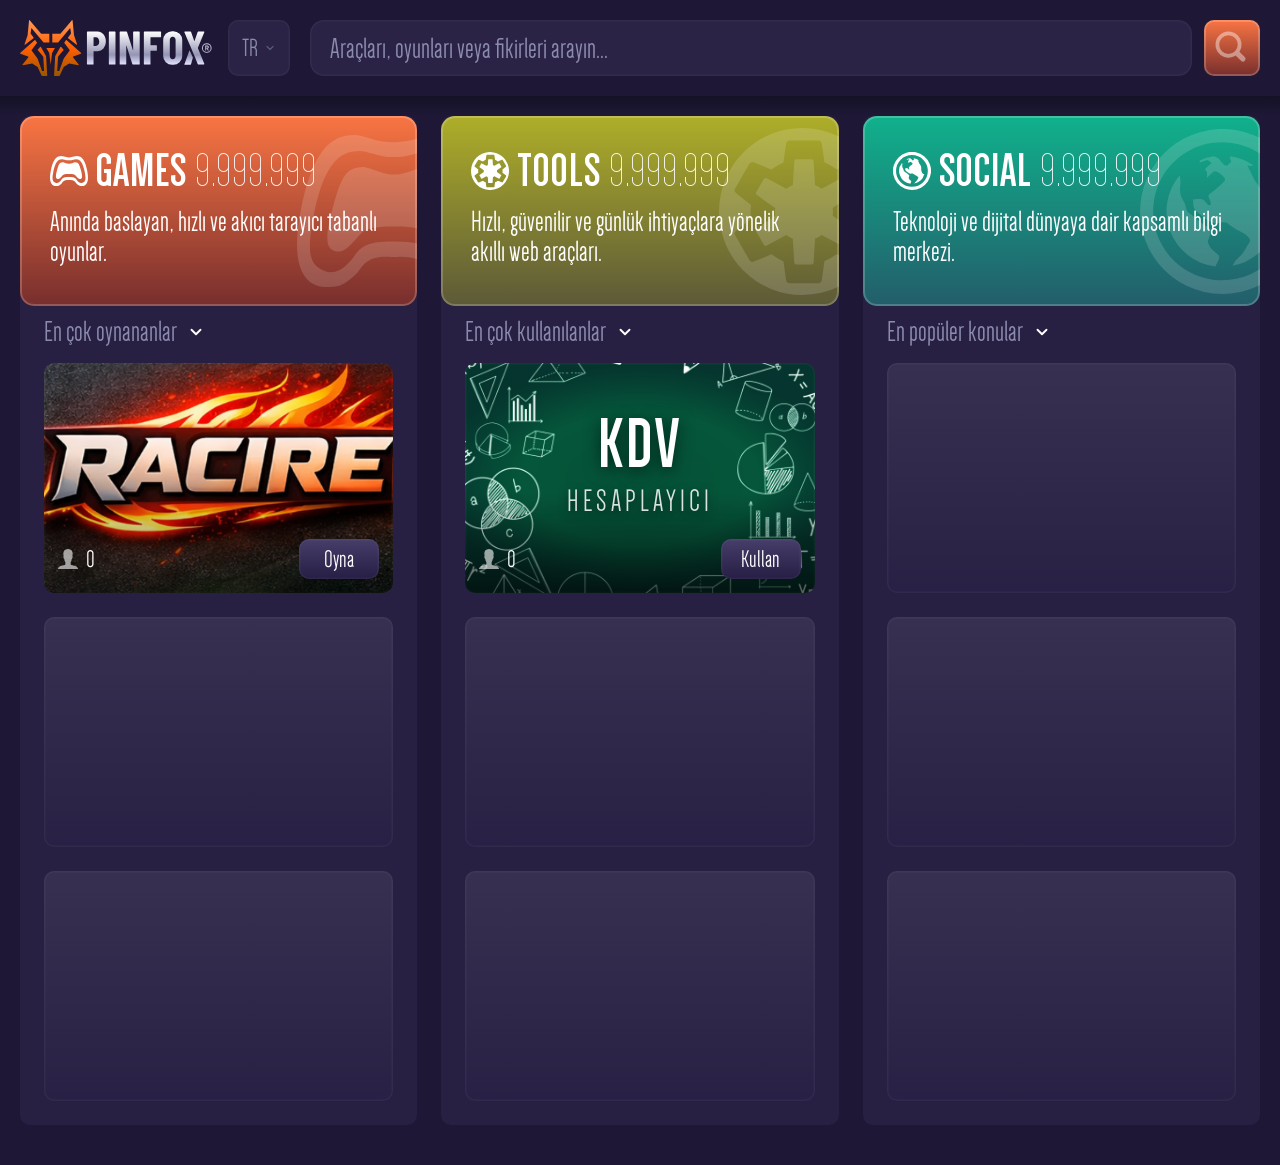
<file: index.html>
<!DOCTYPE html>
<html lang="tr">
<head>
    <link rel="icon" type="image/svg+xml" href="/assets/favicon.svg">
    <meta charset="UTF-8">
    <meta name="viewport" content="width=device-width, initial-scale=1.0">
    <title>PINFOX — Ücretsiz Online Oyunlar, Web Araçları ve Teknoloji</title>
    <meta name="description" content="PINFOX ile tarayıcı tabanlı oyunlar oynayın, KDV hesaplayıcı gibi online araçları kullanın ve teknoloji dünyasına dair içerikleri keşfedin. Hızlı, ücretsiz ve reklamsız.">
    <meta name="keywords" content="pinfox, online oyunlar, web araçları, tarayıcı oyunları, kdv hesaplayıcı, ücretsiz araçlar">
    <meta name="robots" content="index, follow">
    <link rel="canonical" href="https://pinfox.tech/">
    <meta property="og:title" content="PINFOX — Ücretsiz Online Oyunlar, Web Araçları ve Teknoloji">
    <meta property="og:description" content="Tarayıcı tabanlı oyunlar oynayın, KDV hesaplayıcı gibi akıllı web araçlarını kullanın ve teknoloji içeriklerini keşfedin. Ücretsiz ve reklamsız.">
    <meta property="og:type" content="website">
    <meta property="og:url" content="https://pinfox.tech/">
    <meta property="og:image" content="https://pinfox.tech/assets/og-image.jpg">
    <meta name="twitter:card" content="summary_large_image">
    <meta name="twitter:title" content="PINFOX — Ücretsiz Online Oyunlar, Web Araçları ve Teknoloji">
    <meta name="twitter:description" content="Tarayıcı tabanlı oyunlar oynayın, akıllı web araçlarını kullanın ve teknoloji içeriklerini keşfedin. Ücretsiz ve reklamsız.">
    <link rel="stylesheet" href="style.css?v=6">
    <style>
        /* Search butonu */
        .search-btn { transition: transform 0.2s ease, filter 0.2s ease !important; }
        .search-btn:hover { transform: translateY(-4px) !important; filter: brightness(1.15) drop-shadow(0 8px 14px rgba(0,0,0,0.5)) !important; }

        /* Play / Kullan butonları */
        .play-btn {
            box-shadow: 0 0 0 1.5px rgba(255,255,255,0.04) inset !important;
            transition: transform 0.2s ease, box-shadow 0.2s ease, filter 0.2s ease !important;
        }
        .play-btn:hover {
            transform: translateY(-4px) !important;
            box-shadow: 0 0 0 1.5px rgba(255,255,255,0.04) inset, 0 8px 20px rgba(0,0,0,0.4) !important;
            filter: brightness(1.15) drop-shadow(0 4px 10px rgba(0,0,0,0.4)) !important;
        }
    </style>
    <!-- Google tag (gtag.js) -->
    <script async src="https://www.googletagmanager.com/gtag/js?id=G-VPQW1XT9Y7"></script>
    <script>
      window.dataLayer = window.dataLayer || [];
      function gtag(){dataLayer.push(arguments);}
      gtag('js', new Date());
      gtag('config', 'G-VPQW1XT9Y7');
    </script>
</head>
<body>

<div class="container">

    <!-- HEADER -->
    <header class="top-bar">
        <div class="top-left">
            <div class="logo">
                <img src="/assets/logo_pinfox.svg" alt="Pinfox Logo">
            </div>
            <div class="lang-wrap">
                <button class="lang glass-soft">
                TR
                <svg class="lang-arrow" viewBox="0 0 24 24" fill="none" stroke="currentColor" stroke-width="2.5" stroke-linecap="round" stroke-linejoin="round">
                    <path d="M6 9l6 6 6-6"/>
                </svg>
            </button>
            <div class="lang-dropdown">
                <a href="/" class="lang-option active">
                    <span class="lang-flag">🇹🇷</span> Türkçe
                </a>
                <a href="/en/" class="lang-option ">
                    <span class="lang-flag">🇬🇧</span> English
                </a>
            </div>
            </div>
        </div>

        <div class="search-section">
            <input class="glass-soft" type="text" placeholder="Araçları, oyunları veya fikirleri arayın...">
            <button class="search-btn glass-strong">
                <svg xmlns="http://www.w3.org/2000/svg" width="44.208" height="44.208" viewBox="0 0 44.208 44.208">
                    <path id="icon_search" d="M13.127,36.266a2.654,2.654,0,0,1-2.656-2.656V25.985A13.045,13.045,0,0,1,6.313,24.35,13.15,13.15,0,0,1,.267,10.482,13.055,13.055,0,0,1,2.242,5.788,13.165,13.165,0,0,1,8.017,1.032,13.061,13.061,0,0,1,10.482.267a13.255,13.255,0,0,1,5.291,0,13.055,13.055,0,0,1,4.694,1.975,13.165,13.165,0,0,1,4.756,5.776,13.061,13.061,0,0,1,.765,2.464,13.225,13.225,0,0,1,.267,2.646,13.085,13.085,0,0,1-2.994,8.346,13.147,13.147,0,0,1-5.311,3.867,13.067,13.067,0,0,1-2.166.645V33.61a2.654,2.654,0,0,1-2.656,2.656Zm0-32.486a9.347,9.347,0,1,0,9.347,9.347A9.358,9.358,0,0,0,13.127,3.78Z" transform="translate(0 18.565) rotate(-45)" fill="#fff" opacity="0.42"/>
                </svg>
            </button>
        </div>
    </header>

    <div class="top-divider"></div>

    <!-- KATEGORİLER -->
    <section class="categories">

        <!-- GAMES -->
        <div class="cat-wrapper" onclick="window.location='tools.html'" style="cursor:pointer;">
            <div class="cat games glass-strong">
                <div class="cat-header">
                    <div class="cat-icon">
                        <img src="/assets/icon_games.svg" alt="Games">
                    </div>
                    <h2>GAMES</h2>
                    <div class="counter" id="gamesCounter">9.999.999</div>
                </div>
                <p>Anında baslayan, hızlı ve akıcı tarayıcı tabanlı oyunlar.</p>
            </div>

            <div class="filter-box">
                <div class="filter-header" onclick="toggleFilter(this)">
                    <span>En çok oynananlar</span>
                    <svg class="arrow-icon" viewBox="0 0 24 24">
                        <path d="M6 9l6 6 6-6" stroke="white" stroke-width="2.5" fill="none" stroke-linecap="round" stroke-linejoin="round"/>
                    </svg>
                </div>
                <div class="filter-content">Size özel sıralama</div>
            </div>

            <div class="sub-area">
                <div class="card game-card game-racire glass-soft" onclick="trackHit('game','racire')">
                    <div class="card-bottom">
                        <div class="card-stats">
                            <img src="/assets/icon_human.svg" class="stat-icon" alt="oyuncu" style="filter:brightness(0) invert(1);opacity:0.6;">
                            <span class="play-count" data-count-type="game" data-count-id="racire">0</span>
                        </div>
                        <button class="play-btn glass-soft">Oyna</button>
                    </div>
                </div>
                <div class="card glass-soft"></div>
                <div class="card glass-soft"></div>
            </div>
        </div>

        <!-- TOOLS -->
        <div class="cat-wrapper" onclick="window.location='tools.html'" style="cursor:pointer;">
            <div class="cat tools glass-strong">
                <div class="cat-header">
                    <div class="cat-icon">
                        <img src="/assets/icon_tools.svg?v=6" alt="Tools">
                    </div>
                    <h2>TOOLS</h2>
                    <div class="counter" id="toolsCounter">9.999.999</div>
                </div>
                <p>Hızlı, güvenilir ve günlük ihtiyaçlara yönelik akıllı web araçları.</p>
            </div>

            <div class="filter-box">
                <div class="filter-header" onclick="toggleFilter(this)">
                    <span>En çok kullanılanlar</span>
                    <svg class="arrow-icon" viewBox="0 0 24 24">
                        <path d="M6 9l6 6 6-6" stroke="white" stroke-width="2.5" fill="none" stroke-linecap="round" stroke-linejoin="round"/>
                    </svg>
                </div>
                <div class="filter-content">Size özel sıralama</div>
            </div>

            <div class="sub-area">
                <div class="card game-card tool-kdv glass-soft" onclick="event.stopPropagation(); trackHit('tool','kdv-hesaplayici'); window.location='/tools/kdv-hesaplayici.html';" style="cursor:pointer;">
                    <div class="card-label">
                        <span class="card-label-main">KDV</span>
                        <span class="card-label-sub">HESAPLAYICI</span>
                    </div>
                    <div class="card-bottom">
                        <div class="card-stats">
                            <img src="/assets/icon_human.svg" class="stat-icon" alt="oyuncu" style="filter:brightness(0) invert(1);opacity:0.6;">
                            <span class="play-count" data-count-type="tool" data-count-id="kdv-hesaplayici">0</span>
                        </div>
                        <button class="play-btn glass-soft">Kullan</button>
                    </div>
                </div>
                <div class="card glass-soft"></div>
                <div class="card glass-soft"></div>
            </div>
        </div>

        <!-- SOCIAL -->
        <div class="cat-wrapper" onclick="window.location='tools.html'" style="cursor:pointer;">
            <div class="cat social glass-strong">
                <div class="cat-header">
                    <div class="cat-icon">
                        <img src="/assets/icon_social.svg" alt="Social">
                    </div>
                    <h2>SOCIAL</h2>
                    <div class="counter" id="socialCounter">9.999.999</div>
                </div>
                <p>Teknoloji ve dijital dünyaya dair kapsamlı bilgi merkezi.</p>
            </div>

            <div class="filter-box">
                <div class="filter-header" onclick="toggleFilter(this)">
                    <span>En popüler konular</span>
                    <svg class="arrow-icon" viewBox="0 0 24 24">
                        <path d="M6 9l6 6 6-6" stroke="white" stroke-width="2.5" fill="none" stroke-linecap="round" stroke-linejoin="round"/>
                    </svg>
                </div>
                <div class="filter-content">Size özel sıralama</div>
            </div>

            <div class="sub-area">
                <div class="card glass-soft"></div>
                <div class="card glass-soft"></div>
                <div class="card glass-soft"></div>
            </div>
        </div>

    </section>

</div>

<script src="main.js?v=6"></script>
</body>
</html>
</file>
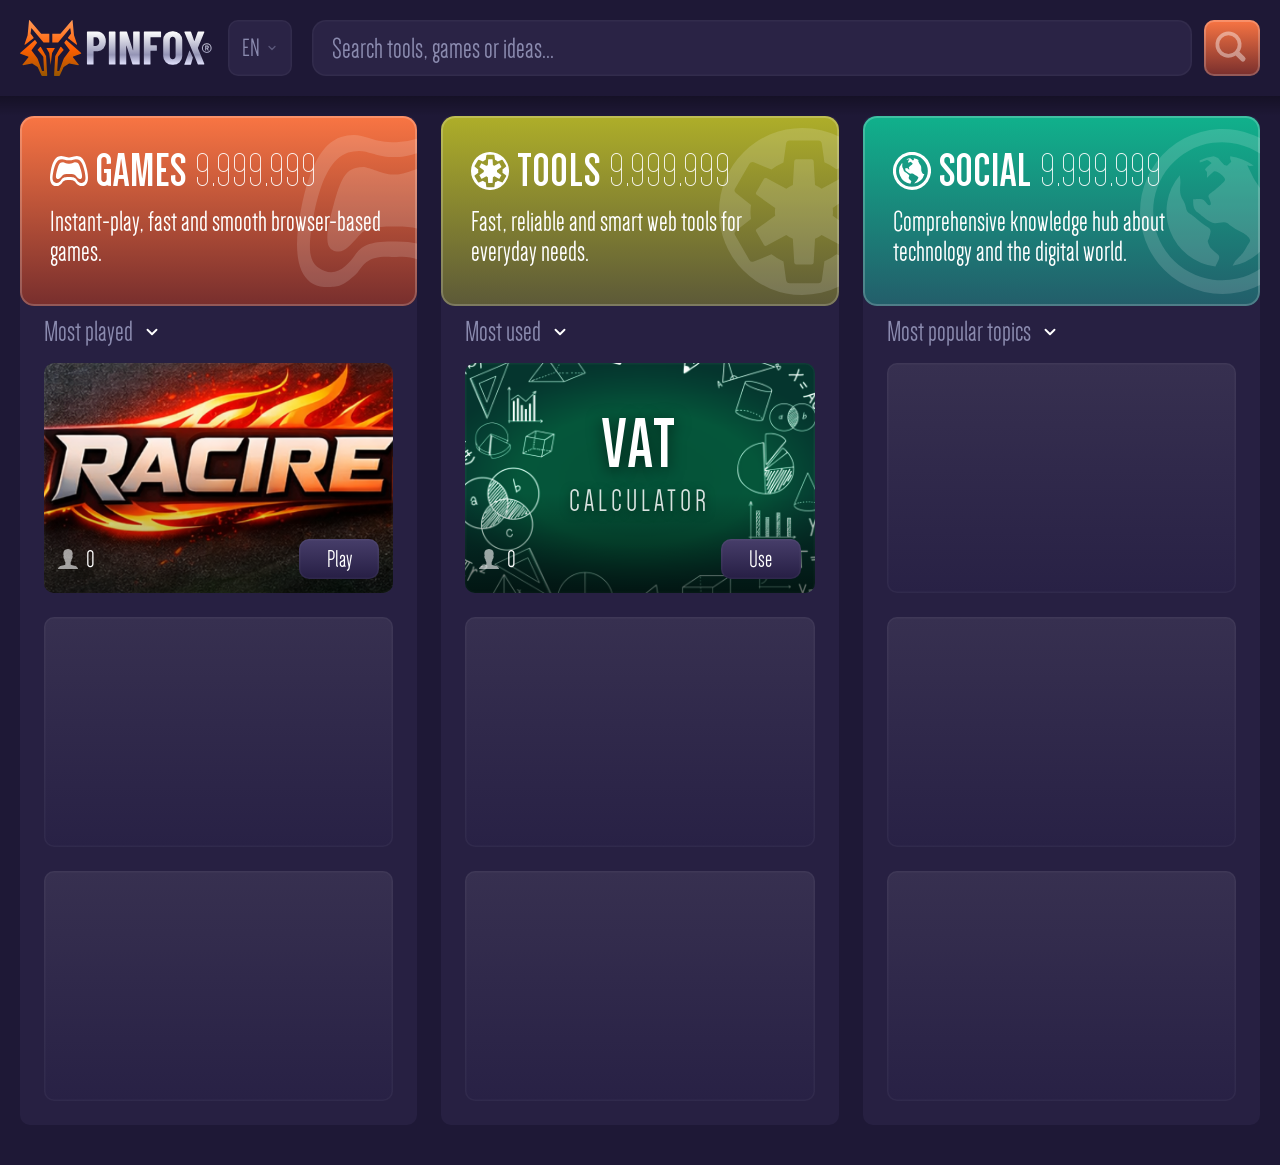
<file: en/index.html>
<!DOCTYPE html>
<html lang="en">
<head>
    <link rel="icon" type="image/svg+xml" href="/assets/favicon.svg">
    <meta charset="UTF-8">
    <meta name="viewport" content="width=device-width, initial-scale=1.0">
    <title>PINFOX — Free Online Games, Web Tools and Technology</title>
    <meta name="description" content="Play browser-based games, use smart web tools like VAT Calculator, and explore tech content on PINFOX. Fast, free and ad-free.">
    <meta name="keywords" content="pinfox, online oyunlar, web araçları, tarayıcı oyunları, kdv hesaplayıcı, ücretsiz araçlar">
    <meta name="robots" content="index, follow">
    <link rel="canonical" href="https://pinfox.tech/en/">
    <meta property="og:title" content="PINFOX — Free Online Games, Web Tools and Technology">
    <meta property="og:description" content="Tarayıcı tabanlı oyunlar oynayın, KDV hesaplayıcı gibi akıllı web araçlarını kullanın ve teknoloji içeriklerini keşfedin. Ücretsiz ve reklamsız.">
    <meta property="og:type" content="website">
    <meta property="og:url" content="https://pinfox.tech/">
    <meta property="og:image" content="https://pinfox.tech/assets/og-image.jpg">
    <meta name="twitter:card" content="summary_large_image">
    <meta name="twitter:title" content="PINFOX — Ücretsiz Online Oyunlar, Web Araçları ve Teknoloji">
    <meta name="twitter:description" content="Tarayıcı tabanlı oyunlar oynayın, akıllı web araçlarını kullanın ve teknoloji içeriklerini keşfedin. Ücretsiz ve reklamsız.">
    <link rel="stylesheet" href="/style.css?v=5">
    <style>
        /* Search butonu */
        .search-btn { transition: transform 0.2s ease, filter 0.2s ease !important; }
        .search-btn:hover { transform: translateY(-4px) !important; filter: brightness(1.15) drop-shadow(0 8px 14px rgba(0,0,0,0.5)) !important; }

        /* Play / Kullan butonları */
        .play-btn {
            box-shadow: 0 0 0 1.5px rgba(255,255,255,0.04) inset !important;
            transition: transform 0.2s ease, box-shadow 0.2s ease, filter 0.2s ease !important;
        }
        .play-btn:hover {
            transform: translateY(-4px) !important;
            box-shadow: 0 0 0 1.5px rgba(255,255,255,0.04) inset, 0 8px 20px rgba(0,0,0,0.4) !important;
            filter: brightness(1.15) drop-shadow(0 4px 10px rgba(0,0,0,0.4)) !important;
        }
    </style>
    <!-- Google tag (gtag.js) -->
    <script async src="https://www.googletagmanager.com/gtag/js?id=G-VPQW1XT9Y7"></script>
    <script>
      window.dataLayer = window.dataLayer || [];
      function gtag(){dataLayer.push(arguments);}
      gtag('js', new Date());
      gtag('config', 'G-VPQW1XT9Y7');
    </script>
</head>
<body>

<div class="container">

    <!-- HEADER -->
    <header class="top-bar">
        <div class="top-left">
            <div class="logo">
                <img src="/assets/logo_pinfox.svg" alt="Pinfox Logo">
            </div>
            <div class="lang-wrap">
            <button class="lang glass-soft">
                EN
                <svg class="lang-arrow" viewBox="0 0 24 24" fill="none" stroke="currentColor" stroke-width="2.5" stroke-linecap="round" stroke-linejoin="round">
                    <path d="M6 9l6 6 6-6"/>
                </svg>
            </button>
            <div class="lang-dropdown">
                <a href="/" class="lang-option ">
                    <span class="lang-flag">🇹🇷</span> Türkçe
                </a>
                <a href="/en/" class="lang-option active">
                    <span class="lang-flag">🇬🇧</span> English
                </a>
            </div>
        </div>
        </div>

        <div class="search-section">
            <input class="glass-soft" type="text" placeholder="Search tools, games or ideas...">
            <button class="search-btn glass-strong">
                <svg xmlns="http://www.w3.org/2000/svg" width="44.208" height="44.208" viewBox="0 0 44.208 44.208">
                    <path id="icon_search" d="M13.127,36.266a2.654,2.654,0,0,1-2.656-2.656V25.985A13.045,13.045,0,0,1,6.313,24.35,13.15,13.15,0,0,1,.267,10.482,13.055,13.055,0,0,1,2.242,5.788,13.165,13.165,0,0,1,8.017,1.032,13.061,13.061,0,0,1,10.482.267a13.255,13.255,0,0,1,5.291,0,13.055,13.055,0,0,1,4.694,1.975,13.165,13.165,0,0,1,4.756,5.776,13.061,13.061,0,0,1,.765,2.464,13.225,13.225,0,0,1,.267,2.646,13.085,13.085,0,0,1-2.994,8.346,13.147,13.147,0,0,1-5.311,3.867,13.067,13.067,0,0,1-2.166.645V33.61a2.654,2.654,0,0,1-2.656,2.656Zm0-32.486a9.347,9.347,0,1,0,9.347,9.347A9.358,9.358,0,0,0,13.127,3.78Z" transform="translate(0 18.565) rotate(-45)" fill="#fff" opacity="0.42"/>
                </svg>
            </button>
        </div>
    </header>

    <div class="top-divider"></div>

    <!-- KATEGORİLER -->
    <section class="categories">

        <!-- GAMES -->
        <div class="cat-wrapper" onclick="window.location='/en/tools.html'" style="cursor:pointer;">
            <div class="cat games glass-strong">
                <div class="cat-header">
                    <div class="cat-icon">
                        <img src="/assets/icon_games.svg" alt="Games">
                    </div>
                    <h2>GAMES</h2>
                    <div class="counter" id="gamesCounter">9.999.999</div>
                </div>
                <p>Instant-play, fast and smooth browser-based games.</p>
            </div>

            <div class="filter-box">
                <div class="filter-header" onclick="toggleFilter(this)">
                    <span>Most played</span>
                    <svg class="arrow-icon" viewBox="0 0 24 24">
                        <path d="M6 9l6 6 6-6" stroke="white" stroke-width="2.5" fill="none" stroke-linecap="round" stroke-linejoin="round"/>
                    </svg>
                </div>
                <div class="filter-content">Size özel sıralama</div>
            </div>

            <div class="sub-area">
                <div class="card game-card game-racire glass-soft" onclick="trackHit('game','racire')">
                    <div class="card-bottom">
                        <div class="card-stats">
                            <img src="/assets/icon_human.svg" class="stat-icon" alt="oyuncu" style="filter:brightness(0) invert(1);opacity:0.6;">
                            <span class="play-count" data-count-type="game" data-count-id="racire">0</span>
                        </div>
                        <button class="play-btn glass-soft">Play</button>
                    </div>
                </div>
                <div class="card glass-soft"></div>
                <div class="card glass-soft"></div>
            </div>
        </div>

        <!-- TOOLS -->
        <div class="cat-wrapper" onclick="window.location='/en/tools.html'" style="cursor:pointer;">
            <div class="cat tools glass-strong">
                <div class="cat-header">
                    <div class="cat-icon">
                        <img src="/assets/icon_tools.svg?v=5" alt="Tools">
                    </div>
                    <h2>TOOLS</h2>
                    <div class="counter" id="toolsCounter">9.999.999</div>
                </div>
                <p>Fast, reliable and smart web tools for everyday needs.</p>
            </div>

            <div class="filter-box">
                <div class="filter-header" onclick="toggleFilter(this)">
                    <span>Most used</span>
                    <svg class="arrow-icon" viewBox="0 0 24 24">
                        <path d="M6 9l6 6 6-6" stroke="white" stroke-width="2.5" fill="none" stroke-linecap="round" stroke-linejoin="round"/>
                    </svg>
                </div>
                <div class="filter-content">Size özel sıralama</div>
            </div>

            <div class="sub-area">
                <div class="card game-card tool-kdv glass-soft" onclick="event.stopPropagation(); trackHit('tool','kdv-hesaplayici'); window.location='/en/tools/vat-calculator.html';" style="cursor:pointer;">
                    <div class="card-label">
                        <span class="card-label-main">VAT</span>
                        <span class="card-label-sub">CALCULATOR</span>
                    </div>
                    <div class="card-bottom">
                        <div class="card-stats">
                            <img src="/assets/icon_human.svg" class="stat-icon" alt="oyuncu" style="filter:brightness(0) invert(1);opacity:0.6;">
                            <span class="play-count" data-count-type="tool" data-count-id="kdv-hesaplayici">0</span>
                        </div>
                        <button class="play-btn glass-soft">Use</button>
                    </div>
                </div>
                <div class="card glass-soft"></div>
                <div class="card glass-soft"></div>
            </div>
        </div>

        <!-- SOCIAL -->
        <div class="cat-wrapper" onclick="window.location='/en/tools.html'" style="cursor:pointer;">
            <div class="cat social glass-strong">
                <div class="cat-header">
                    <div class="cat-icon">
                        <img src="/assets/icon_social.svg" alt="Social">
                    </div>
                    <h2>SOCIAL</h2>
                    <div class="counter" id="socialCounter">9.999.999</div>
                </div>
                <p>Comprehensive knowledge hub about technology and the digital world.</p>
            </div>

            <div class="filter-box">
                <div class="filter-header" onclick="toggleFilter(this)">
                    <span>Most popular topics</span>
                    <svg class="arrow-icon" viewBox="0 0 24 24">
                        <path d="M6 9l6 6 6-6" stroke="white" stroke-width="2.5" fill="none" stroke-linecap="round" stroke-linejoin="round"/>
                    </svg>
                </div>
                <div class="filter-content">Size özel sıralama</div>
            </div>

            <div class="sub-area">
                <div class="card glass-soft"></div>
                <div class="card glass-soft"></div>
                <div class="card glass-soft"></div>
            </div>
        </div>

    </section>

</div>

<script src="/main.js?v=5"></script>
</body>
</html>
</file>
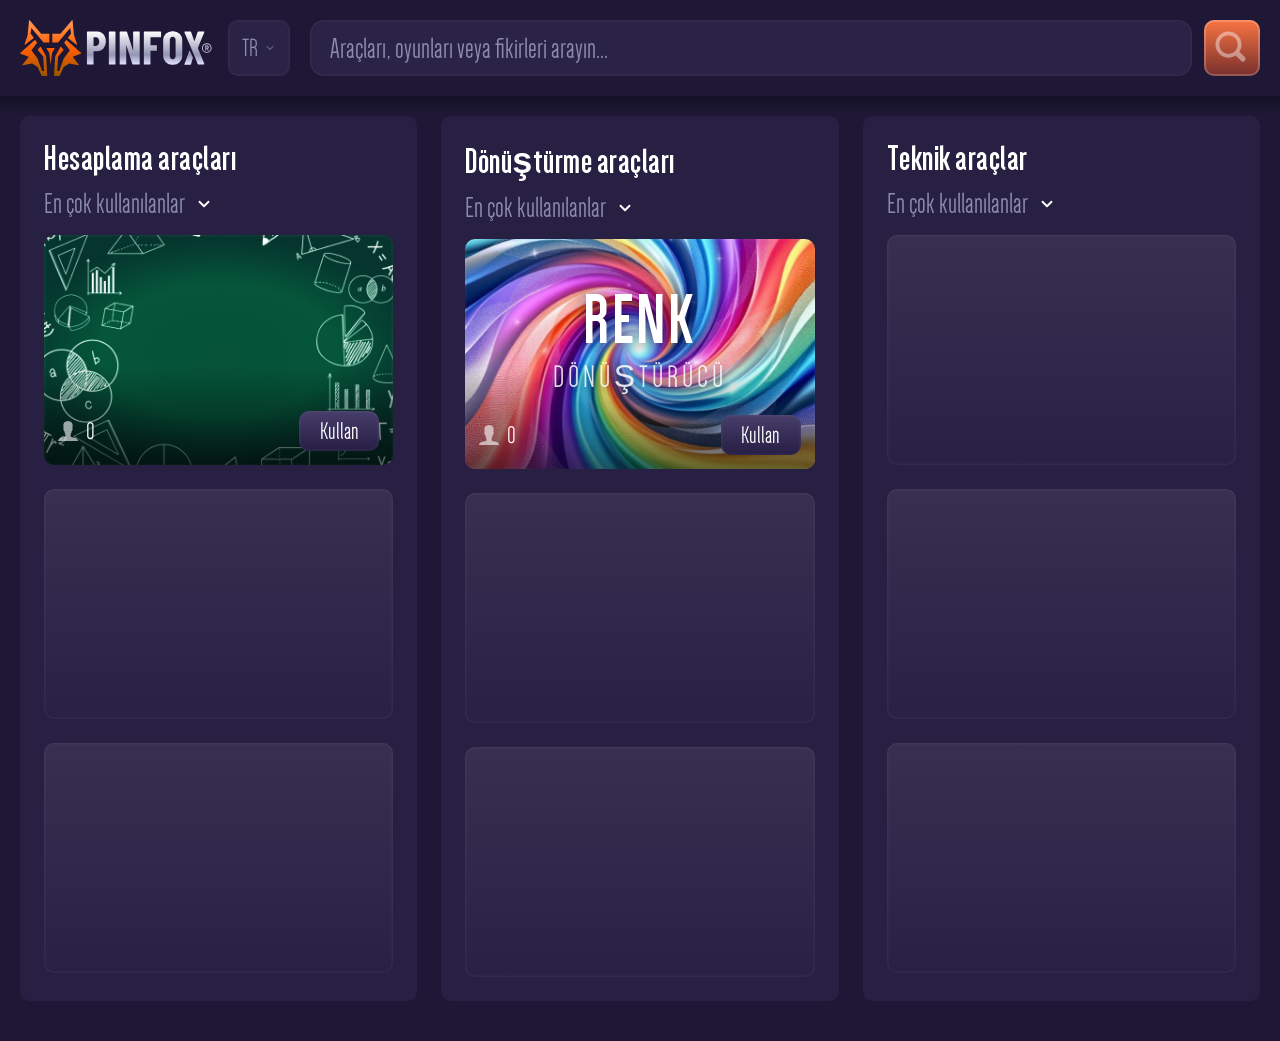
<file: tools.html>
<!DOCTYPE html>
<html lang="tr">
<head>
    <link rel="icon" type="image/svg+xml" href="/assets/favicon.svg">
    <meta charset="UTF-8">
    <meta name="viewport" content="width=device-width, initial-scale=1.0">
    <title>Online Araçlar | PINFOX</title>
    <meta name="description" content="Hesaplama, dönüştürme ve teknik araçlar. KDV hesaplayıcı, birim dönüştürücü ve daha fazlası — ücretsiz, hızlı ve reklamsız.">
    <meta name="keywords" content="online araçlar, hesaplama araçları, dönüştürme araçları, kdv hesaplayıcı, pinfox tools">
    <meta name="robots" content="index, follow">
    <link rel="canonical" href="https://pinfox.tech/tools.html">
    <meta property="og:title" content="Online Araçlar | PINFOX">
    <meta property="og:description" content="Hesaplama, dönüştürme ve teknik araçlar. Ücretsiz ve hızlı.">
    <meta property="og:type" content="website">
    <meta property="og:url" content="https://pinfox.tech/tools.html">
    <meta property="og:image" content="https://pinfox.tech/assets/og-image.jpg">
    <meta name="twitter:card" content="summary_large_image">
    <meta name="twitter:title" content="Online Araçlar | PINFOX">
    <meta name="twitter:description" content="Hesaplama, dönüştürme ve teknik araçlar. Ücretsiz ve hızlı.">
    <link rel="stylesheet" href="style.css?v=5">
    <style>
        /* Search butonu */
        .search-btn { transition: transform 0.2s ease, filter 0.2s ease !important; }
        .search-btn:hover { transform: translateY(-4px) !important; filter: brightness(1.15) drop-shadow(0 8px 14px rgba(0,0,0,0.5)) !important; }

        /* Play / Kullan butonları */
        .play-btn {
            box-shadow: 0 0 0 1.5px rgba(255,255,255,0.04) inset !important;
            transition: transform 0.2s ease, box-shadow 0.2s ease, filter 0.2s ease !important;
        }
        .play-btn:hover {
            transform: translateY(-4px) !important;
            box-shadow: 0 0 0 1.5px rgba(255,255,255,0.04) inset, 0 8px 20px rgba(0,0,0,0.4) !important;
            filter: brightness(1.15) drop-shadow(0 4px 10px rgba(0,0,0,0.4)) !important;
        }

        /* Tools sayfası: 3 kolon yan yana, kartlar dikey */
        .tools-page .categories {
            grid-template-columns: repeat(3, 1fr);
        }

        /* Renkli üst panel yok, wrapper başlık olarak kullanılıyor */
        .tools-page .cat-wrapper {
            background: #272042;
        }

        /* Bölüm başlığı */
        .section-title {
            font-size: 36px;
            font-weight: 700;
            color: white;
            padding: 24px 24px 0 24px;
            margin: 0;
            letter-spacing: 0.5px;
        }

        .tools-page .card {
            width: 100%;
            margin: 0;
        }
    </style>
    <!-- Google tag (gtag.js) -->
    <script async src="https://www.googletagmanager.com/gtag/js?id=G-VPQW1XT9Y7"></script>
    <script>
      window.dataLayer = window.dataLayer || [];
      function gtag(){dataLayer.push(arguments);}
      gtag('js', new Date());
      gtag('config', 'G-VPQW1XT9Y7');
    </script>
</head>
<body class="tools-page">

<div class="container">

    <!-- HEADER -->
    <header class="top-bar">
        <div class="top-left">
            <div class="logo">
                <a href="index.html">
                    <img src="/assets/logo_pinfox.svg" alt="Pinfox Logo">
                </a>
            </div>
            <div class="lang-wrap">
            <button class="lang glass-soft">
                TR
                <svg class="lang-arrow" viewBox="0 0 24 24" fill="none" stroke="currentColor" stroke-width="2.5" stroke-linecap="round" stroke-linejoin="round">
                    <path d="M6 9l6 6 6-6"/>
                </svg>
            </button>
            <div class="lang-dropdown">
                <a href="/tools.html" class="lang-option active">
                    <span class="lang-flag">🇹🇷</span> Türkçe
                </a>
                <a href="/en/tools.html" class="lang-option ">
                    <span class="lang-flag">🇬🇧</span> English
                </a>
            </div>
        </div>
        </div>

        <div class="search-section">
            <input class="glass-soft" type="text" placeholder="Araçları, oyunları veya fikirleri arayın...">
            <button class="search-btn glass-strong">
                <svg xmlns="http://www.w3.org/2000/svg" width="44.208" height="44.208" viewBox="0 0 44.208 44.208">
                    <path id="icon_search" d="M13.127,36.266a2.654,2.654,0,0,1-2.656-2.656V25.985A13.045,13.045,0,0,1,6.313,24.35,13.15,13.15,0,0,1,.267,10.482,13.055,13.055,0,0,1,2.242,5.788,13.165,13.165,0,0,1,8.017,1.032,13.061,13.061,0,0,1,10.482.267a13.255,13.255,0,0,1,5.291,0,13.055,13.055,0,0,1,4.694,1.975,13.165,13.165,0,0,1,4.756,5.776,13.061,13.061,0,0,1,.765,2.464,13.225,13.225,0,0,1,.267,2.646,13.085,13.085,0,0,1-2.994,8.346,13.147,13.147,0,0,1-5.311,3.867,13.067,13.067,0,0,1-2.166.645V33.61a2.654,2.654,0,0,1-2.656,2.656Zm0-32.486a9.347,9.347,0,1,0,9.347,9.347A9.358,9.358,0,0,0,13.127,3.78Z" transform="translate(0 18.565) rotate(-45)" fill="#fff" opacity="0.42"/>
                </svg>
            </button>
        </div>
    </header>

    <div class="top-divider"></div>

    <!-- KATEGORİLER -->
    <section class="categories">

        <!-- HESAPLAMA ARAÇLARI -->
        <div class="cat-wrapper">
            <h2 class="section-title">Hesaplama araçları</h2>

            <div class="filter-box">
                <div class="filter-header" onclick="toggleFilter(this)">
                    <span>En çok kullanılanlar</span>
                    <svg class="arrow-icon" viewBox="0 0 24 24">
                        <path d="M6 9l6 6 6-6" stroke="white" stroke-width="2.5" fill="none" stroke-linecap="round" stroke-linejoin="round"/>
                    </svg>
                </div>
                <div class="filter-content">Size özel sıralama</div>
            </div>

            <div class="sub-area">
                <div class="card game-card tool-kdv glass-soft" style="cursor:pointer;" onclick="window.location='/tools/kdv-hesaplayici.html'">
                    <div class="card-bottom">
                        <div class="card-stats">
                            <img src="/assets/icon_human.svg" class="stat-icon" alt="kullanıcı" style="filter:brightness(0) invert(1);opacity:0.6;">
                            <span class="play-count" data-count-type="tool" data-count-id="kdv-hesaplayici">0</span>
                        </div>
                        <button class="play-btn glass-soft">Kullan</button>
                    </div>
                </div>
                <div class="card glass-soft"></div>
                <div class="card glass-soft"></div>
            </div>
        </div>

        <!-- DÖNÜŞTÜRME ARAÇLARI -->
        <div class="cat-wrapper">
            <h2 class="section-title">Dönüştürme araçları</h2>

            <div class="filter-box">
                <div class="filter-header" onclick="toggleFilter(this)">
                    <span>En çok kullanılanlar</span>
                    <svg class="arrow-icon" viewBox="0 0 24 24">
                        <path d="M6 9l6 6 6-6" stroke="white" stroke-width="2.5" fill="none" stroke-linecap="round" stroke-linejoin="round"/>
                    </svg>
                </div>
                <div class="filter-content">Size özel sıralama</div>
            </div>

            <div class="sub-area">
                <div class="card game-card tool-renk-donusturucu glass-soft" onclick="window.location='/tools/renk-donusturucu.html'" style="cursor:pointer;">
                    <div class="card-label">
                        <span class="card-label-main">RENK</span>
                        <span class="card-label-sub">DÖNÜŞTÜRÜCÜ</span>
                    </div>
                    <div class="card-bottom">
                        <div class="card-stats">
                            <img src="/assets/icon_human.svg" class="stat-icon" alt="kullanıcı" style="filter:brightness(0) invert(1);opacity:0.6;">
                            <span class="play-count" data-count-type="tool" data-count-id="renk-donusturucu">0</span>
                        </div>
                        <button class="play-btn glass-soft" style="min-width:80px;">Kullan</button>
                    </div>
                </div>
                <div class="card glass-soft"></div>
                <div class="card glass-soft"></div>
            </div>
        </div>

        <!-- TEKNİK ARAÇLAR -->
        <div class="cat-wrapper">
            <h2 class="section-title">Teknik araçlar</h2>

            <div class="filter-box">
                <div class="filter-header" onclick="toggleFilter(this)">
                    <span>En çok kullanılanlar</span>
                    <svg class="arrow-icon" viewBox="0 0 24 24">
                        <path d="M6 9l6 6 6-6" stroke="white" stroke-width="2.5" fill="none" stroke-linecap="round" stroke-linejoin="round"/>
                    </svg>
                </div>
                <div class="filter-content">Size özel sıralama</div>
            </div>

            <div class="sub-area">
                <div class="card glass-soft"></div>
                <div class="card glass-soft"></div>
                <div class="card glass-soft"></div>
            </div>
        </div>

    </section>

</div>

<script src="main.js?v=5"></script>
</body>
</html>
</file>
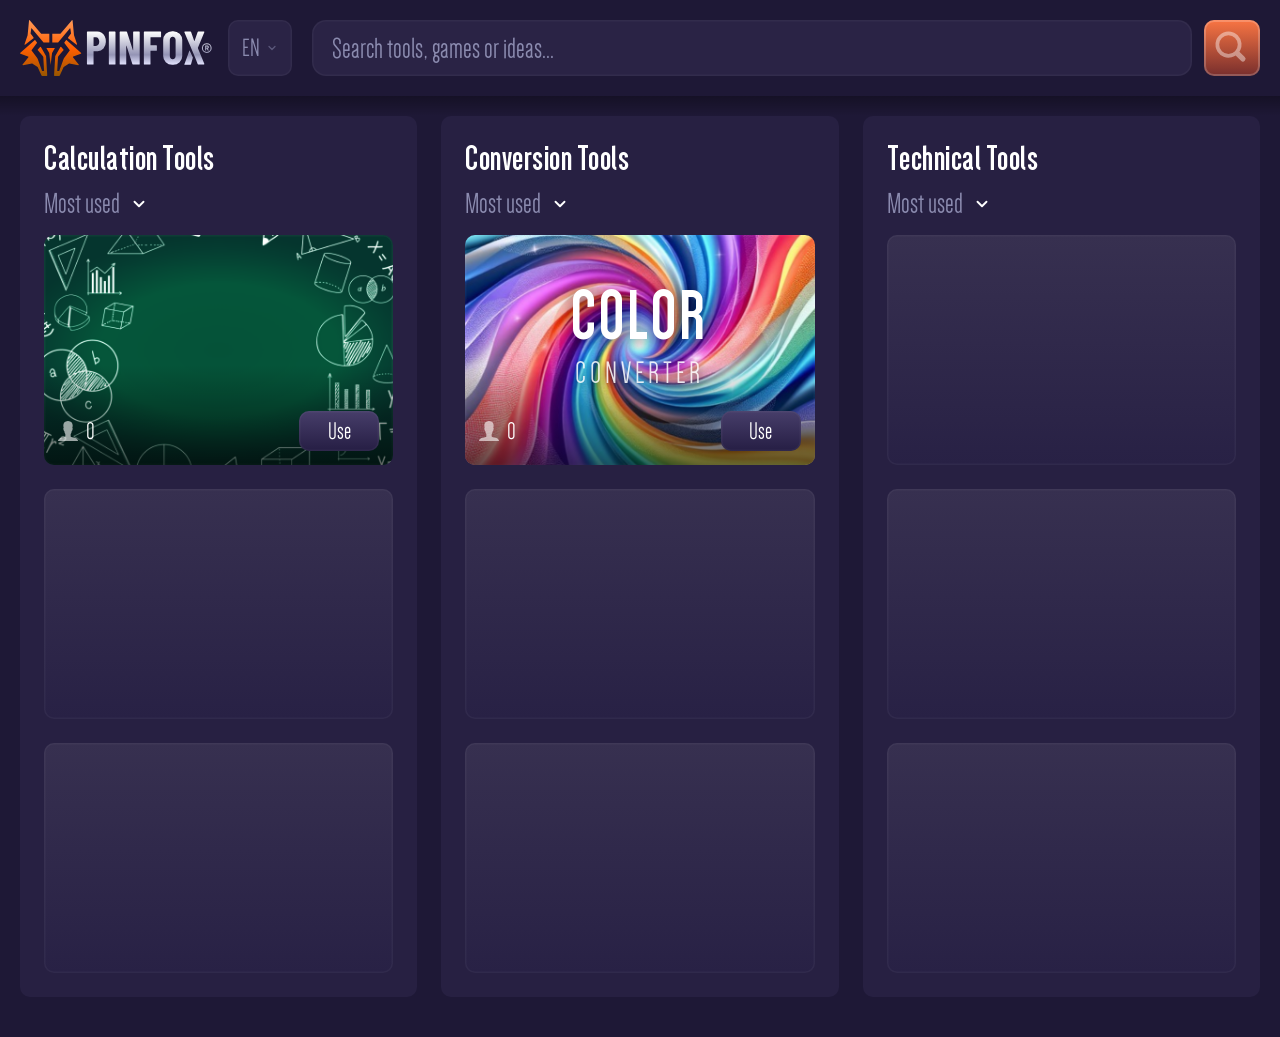
<file: en/tools.html>
<!DOCTYPE html>
<html lang="en">
<head>
    <link rel="icon" type="image/svg+xml" href="/assets/favicon.svg">
    <meta charset="UTF-8">
    <meta name="viewport" content="width=device-width, initial-scale=1.0">
    <title>Free Online Tools — Calculate, Convert & More | PINFOX</title>
    <meta name="description" content="Free online tools for calculations, conversions and technical tasks. VAT calculator, color converter and more — fast and ad-free.">
    <meta name="keywords" content="online tools, calculation tools, conversion tools, vat calculator, color converter, pinfox tools">
    <meta name="robots" content="index, follow">
    <link rel="canonical" href="https://pinfox.tech/en/tools.html">
    <meta property="og:title" content="Free Online Tools | PINFOX">
    <meta property="og:description" content="Free online tools for calculations, conversions and technical tasks. Fast and ad-free.">
    <meta property="og:type" content="website">
    <meta property="og:url" content="https://pinfox.tech/en/tools.html">
    <meta property="og:image" content="https://pinfox.tech/assets/og-image.jpg">
    <meta name="twitter:card" content="summary_large_image">
    <meta name="twitter:title" content="Free Online Tools | PINFOX">
    <meta name="twitter:description" content="Free online tools for calculations, conversions and technical tasks. Fast and ad-free.">
    <link rel="stylesheet" href="/style.css?v=5">
    <style>
        /* Search butonu */
        .search-btn { transition: transform 0.2s ease, filter 0.2s ease !important; }
        .search-btn:hover { transform: translateY(-4px) !important; filter: brightness(1.15) drop-shadow(0 8px 14px rgba(0,0,0,0.5)) !important; }

        /* Play / Kullan butonları */
        .play-btn {
            box-shadow: 0 0 0 1.5px rgba(255,255,255,0.04) inset !important;
            transition: transform 0.2s ease, box-shadow 0.2s ease, filter 0.2s ease !important;
        }
        .play-btn:hover {
            transform: translateY(-4px) !important;
            box-shadow: 0 0 0 1.5px rgba(255,255,255,0.04) inset, 0 8px 20px rgba(0,0,0,0.4) !important;
            filter: brightness(1.15) drop-shadow(0 4px 10px rgba(0,0,0,0.4)) !important;
        }

        /* Tools sayfası: 3 kolon yan yana, kartlar dikey */
        .tools-page .categories {
            grid-template-columns: repeat(3, 1fr);
        }

        /* Renkli üst panel yok, wrapper başlık olarak kullanılıyor */
        .tools-page .cat-wrapper {
            background: #272042;
        }

        /* Bölüm başlığı */
        .section-title {
            font-size: 36px;
            font-weight: 700;
            color: white;
            padding: 24px 24px 0 24px;
            margin: 0;
            letter-spacing: 0.5px;
        }

        .tools-page .card {
            width: 100%;
            margin: 0;
        }
    </style>
    <!-- Google tag (gtag.js) -->
    <script async src="https://www.googletagmanager.com/gtag/js?id=G-VPQW1XT9Y7"></script>
    <script>
      window.dataLayer = window.dataLayer || [];
      function gtag(){dataLayer.push(arguments);}
      gtag('js', new Date());
      gtag('config', 'G-VPQW1XT9Y7');
    </script>
</head>
<body class="tools-page">

<div class="container">

    <!-- HEADER -->
    <header class="top-bar">
        <div class="top-left">
            <div class="logo">
                <a href="index.html">
                    <img src="/assets/logo_pinfox.svg" alt="Pinfox Logo">
                </a>
            </div>
            <div class="lang-wrap">
            <button class="lang glass-soft">
                EN
                <svg class="lang-arrow" viewBox="0 0 24 24" fill="none" stroke="currentColor" stroke-width="2.5" stroke-linecap="round" stroke-linejoin="round">
                    <path d="M6 9l6 6 6-6"/>
                </svg>
            </button>
            <div class="lang-dropdown">
                <a href="/tools.html" class="lang-option ">
                    <span class="lang-flag">🇹🇷</span> Türkçe
                </a>
                <a href="/en/tools.html" class="lang-option active">
                    <span class="lang-flag">🇬🇧</span> English
                </a>
            </div>
        </div>
        </div>

        <div class="search-section">
            <input class="glass-soft" type="text" placeholder="Search tools, games or ideas...">
            <button class="search-btn glass-strong">
                <svg xmlns="http://www.w3.org/2000/svg" width="44.208" height="44.208" viewBox="0 0 44.208 44.208">
                    <path id="icon_search" d="M13.127,36.266a2.654,2.654,0,0,1-2.656-2.656V25.985A13.045,13.045,0,0,1,6.313,24.35,13.15,13.15,0,0,1,.267,10.482,13.055,13.055,0,0,1,2.242,5.788,13.165,13.165,0,0,1,8.017,1.032,13.061,13.061,0,0,1,10.482.267a13.255,13.255,0,0,1,5.291,0,13.055,13.055,0,0,1,4.694,1.975,13.165,13.165,0,0,1,4.756,5.776,13.061,13.061,0,0,1,.765,2.464,13.225,13.225,0,0,1,.267,2.646,13.085,13.085,0,0,1-2.994,8.346,13.147,13.147,0,0,1-5.311,3.867,13.067,13.067,0,0,1-2.166.645V33.61a2.654,2.654,0,0,1-2.656,2.656Zm0-32.486a9.347,9.347,0,1,0,9.347,9.347A9.358,9.358,0,0,0,13.127,3.78Z" transform="translate(0 18.565) rotate(-45)" fill="#fff" opacity="0.42"/>
                </svg>
            </button>
        </div>
    </header>

    <div class="top-divider"></div>

    <!-- KATEGORİLER -->
    <section class="categories">

        <!-- HESAPLAMA ARAÇLARI -->
        <div class="cat-wrapper">
            <h2 class="section-title">Calculation Tools</h2>

            <div class="filter-box">
                <div class="filter-header" onclick="toggleFilter(this)">
                    <span>Most used</span>
                    <svg class="arrow-icon" viewBox="0 0 24 24">
                        <path d="M6 9l6 6 6-6" stroke="white" stroke-width="2.5" fill="none" stroke-linecap="round" stroke-linejoin="round"/>
                    </svg>
                </div>
                <div class="filter-content">Size özel sıralama</div>
            </div>

            <div class="sub-area">
                <div class="card game-card tool-kdv glass-soft" style="cursor:pointer;" onclick="window.location='/en/tools/vat-calculator.html'">
                    <div class="card-bottom">
                        <div class="card-stats">
                            <img src="/assets/icon_human.svg" class="stat-icon" alt="kullanıcı" style="filter:brightness(0) invert(1);opacity:0.6;">
                            <span class="play-count" data-count-type="tool" data-count-id="vat-calculator">0</span>
                        </div>
                        <button class="play-btn glass-soft">Use</button>
                    </div>
                </div>
                <div class="card glass-soft"></div>
                <div class="card glass-soft"></div>
            </div>
        </div>

        <!-- DÖNÜŞTÜRME ARAÇLARI -->
        <div class="cat-wrapper">
            <h2 class="section-title">Conversion Tools</h2>

            <div class="filter-box">
                <div class="filter-header" onclick="toggleFilter(this)">
                    <span>Most used</span>
                    <svg class="arrow-icon" viewBox="0 0 24 24">
                        <path d="M6 9l6 6 6-6" stroke="white" stroke-width="2.5" fill="none" stroke-linecap="round" stroke-linejoin="round"/>
                    </svg>
                </div>
                <div class="filter-content">Size özel sıralama</div>
            </div>

            <div class="sub-area">
                <div class="card game-card tool-renk-donusturucu glass-soft" onclick="window.location='/en/tools/color-converter.html'" style="cursor:pointer;">
                    <div class="card-label">
                        <span class="card-label-main">COLOR</span>
                        <span class="card-label-sub">CONVERTER</span>
                    </div>
                    <div class="card-bottom">
                        <div class="card-stats">
                            <img src="/assets/icon_human.svg" class="stat-icon" alt="kullanıcı" style="filter:brightness(0) invert(1);opacity:0.6;">
                            <span class="play-count" data-count-type="tool" data-count-id="color-converter">0</span>
                        </div>
                        <button class="play-btn glass-soft" style="min-width:80px;">Use</button>
                    </div>
                </div>
                <div class="card glass-soft"></div>
                <div class="card glass-soft"></div>
            </div>
        </div>

        <!-- TEKNİK ARAÇLAR -->
        <div class="cat-wrapper">
            <h2 class="section-title">Technical Tools</h2>

            <div class="filter-box">
                <div class="filter-header" onclick="toggleFilter(this)">
                    <span>Most used</span>
                    <svg class="arrow-icon" viewBox="0 0 24 24">
                        <path d="M6 9l6 6 6-6" stroke="white" stroke-width="2.5" fill="none" stroke-linecap="round" stroke-linejoin="round"/>
                    </svg>
                </div>
                <div class="filter-content">Size özel sıralama</div>
            </div>

            <div class="sub-area">
                <div class="card glass-soft"></div>
                <div class="card glass-soft"></div>
                <div class="card glass-soft"></div>
            </div>
        </div>

    </section>

</div>

<script src="/main.js?v=5"></script>
</body>
</html>
</file>
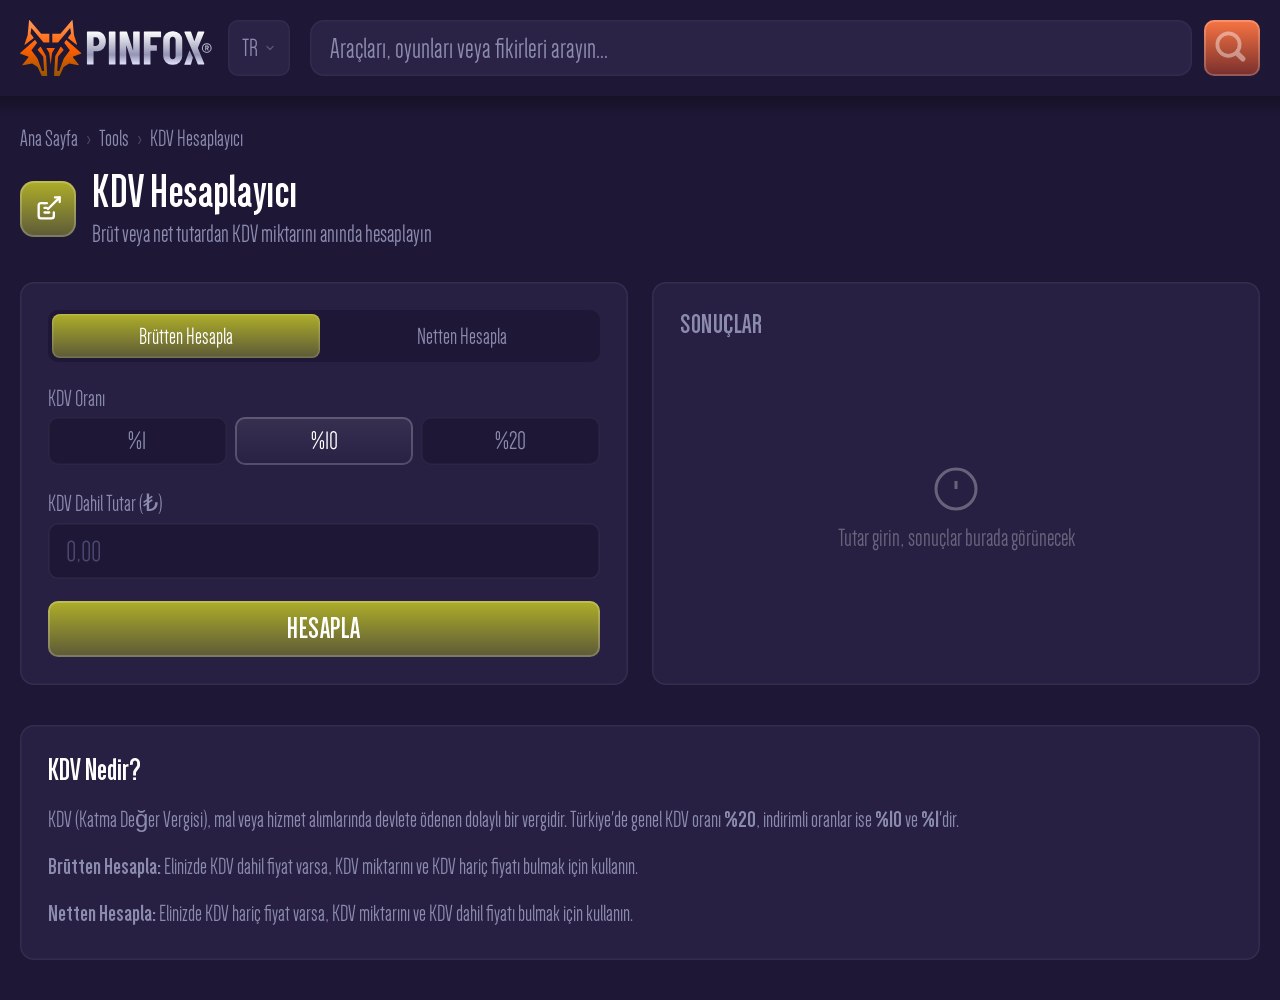
<file: tools/kdv-hesaplayici.html>
<!DOCTYPE html>
<html lang="tr">
<head>
    <link rel="icon" type="image/svg+xml" href="/assets/favicon.svg">
    <meta charset="UTF-8">
    <meta name="viewport" content="width=device-width, initial-scale=1.0">

    <!-- SEO -->
    <title>KDV Hesaplayıcı | PINFOX</title>
    <meta name="description" content="KDV hesaplayıcı ile brüt veya net tutardan KDV miktarını, KDV dahil ve hariç fiyatları anında hesaplayın. %1, %10 ve %20 KDV oranları desteklenir.">
    <meta name="keywords" content="KDV hesaplayıcı, katma değer vergisi, brüt net hesaplama, KDV dahil fiyat, KDV hariç fiyat">
    <link rel="canonical" href="https://pinfox.tech/tools/kdv-hesaplayici.html">

    <!-- Open Graph -->
    <meta property="og:title" content="KDV Hesaplayıcı | PINFOX">
    <meta property="og:description" content="Brüt veya net tutardan KDV miktarını anında hesaplayın.">
    <meta property="og:type" content="website">
    <meta property="og:url" content="https://pinfox.tech/tools/kdv-hesaplayici.html">
    <meta property="og:image" content="https://pinfox.tech/assets/og-image.jpg">
    <meta name="robots" content="index, follow">
    <meta name="twitter:card" content="summary_large_image">
    <meta name="twitter:title" content="KDV Hesaplayıcı | PINFOX">
    <meta name="twitter:description" content="Brüt veya net tutardan KDV miktarını anında hesaplayın. %1, %10 ve %20 oranları desteklenir.">

    <!-- Schema.org -->
    <script type="application/ld+json">
    {
        "@context": "https://schema.org",
        "@type": "WebApplication",
        "name": "KDV Hesaplayıcı",
        "url": "https://pinfox.tech/tools/kdv-hesaplayici.html",
        "description": "KDV dahil ve hariç fiyatları hesaplayan ücretsiz online araç.",
        "applicationCategory": "FinanceApplication",
        "operatingSystem": "Web",
        "offers": { "@type": "Offer", "price": "0", "priceCurrency": "TRY" }
    }
    </script>

    <link rel="stylesheet" href="../style.css?v=5">

    <style>
        /* ── HEADER HOVER OVERRİDELAR ─────────────────── */
        .search-btn { transition: transform 0.2s ease, filter 0.2s ease !important; }
        .search-btn:hover { transform: translateY(-4px) !important; filter: brightness(1.15) drop-shadow(0 8px 14px rgba(0,0,0,0.5)) !important; }

        /* ── BREADCRUMB ───────────────────────────────── */
        .breadcrumb {
            font-size: 24px;
            color: #8B8BAF;
            margin: 10px 0 0 0;
            display: flex;
            align-items: center;
            gap: 8px;
        }
        .breadcrumb a {
            color: #8B8BAF;
            text-decoration: none;
            transition: color 0.2s;
        }
        .breadcrumb a:hover { color: white; }
        .breadcrumb span { opacity: 0.4; }

        /* ── SAYFA BAŞLIĞI ────────────────────────────── */
        .tool-hero {
            margin: 16px 0 32px 0;
            display: flex;
            align-items: center;
            gap: 16px;
        }
        .tool-hero-icon {
            width: 56px;
            height: 56px;
            border-radius: 14px;
            background: linear-gradient(to bottom, #AEAE29, #5C5938);
            display: flex;
            align-items: center;
            justify-content: center;
            box-shadow: 0 0 0 2px rgba(255,255,255,0.2) inset;
            flex-shrink: 0;
        }
        .tool-hero-icon svg { width: 28px; height: 28px; }
        .tool-hero h1 {
            font-size: 48px;
            font-weight: 700;
            margin: 0;
            letter-spacing: 0.5px;
        }
        .tool-hero p {
            font-size: 26px;
            font-weight: 400;
            color: #8B8BAF;
            margin: 2px 0 0 0;
            line-height: 1.2;
        }

        /* ── ANA HESAPLAMA ALANI ──────────────────────── */
        .tool-layout {
            display: grid;
            grid-template-columns: 1fr 1fr;
            gap: 24px;
            margin-bottom: 40px;
        }

        .tool-card {
            background: #272042;
            border-radius: 14px;
            padding: 28px;
            box-shadow: 0 0 0 1.5px rgba(255,255,255,0.06) inset;
        }

        /* ── TAB SEÇİCİ ───────────────────────────────── */
        .tab-bar {
            display: flex;
            gap: 8px;
            margin-bottom: 24px;
            background: #1E1836;
            border-radius: 10px;
            padding: 4px;
        }
        .tab {
            flex: 1;
            height: 44px;
            border: none;
            border-radius: 8px;
            background: transparent;
            color: #8B8BAF;
            font-family: 'Barlow Condensed', 'Dense', sans-serif;
            font-size: 24px;
            font-weight: 400;
            cursor: pointer;
            transition: all 0.2s ease;
        }
        .tab.active {
            background: linear-gradient(to bottom, #AEAE29, #5C5938);
            color: white;
            box-shadow: 0 0 0 1.5px rgba(255,255,255,0.15) inset;
        }
        .tab:hover:not(.active) { color: white; }

        /* ── INPUT ALANLARI ───────────────────────────── */
        .field {
            margin-bottom: 18px;
        }
        .field label {
            display: block;
            font-size: 24px;
            color: #8B8BAF;
            margin-bottom: 6px;
            font-weight: 400;
        }
        .field input {
            width: 100%;
            height: 56px;
            background: #1E1836;
            border: none;
            border-radius: 10px;
            padding: 0 18px;
            font-family: 'Barlow Condensed', 'Dense', sans-serif;
            font-size: 30px;
            font-weight: 400;
            color: white;
            box-shadow: 0 0 0 1.5px rgba(255,255,255,0.07) inset;
            box-sizing: border-box;
            transition: box-shadow 0.2s;
        }
        .field input:focus {
            outline: none;
            box-shadow: 0 0 0 2px rgba(174,174,41,0.5) inset;
        }
        .field input::placeholder { color: #4A4870; }

        /* ── KDV ORAN SEÇİCİ ──────────────────────────── */
        .rate-bar {
            display: flex;
            gap: 8px;
            margin-bottom: 24px;
        }
        .rate-btn {
            flex: 1;
            height: 48px;
            border: none;
            border-radius: 10px;
            background: #1E1836;
            color: #8B8BAF;
            font-family: 'Barlow Condensed', 'Dense', sans-serif;
            font-size: 26px;
            font-weight: 400;
            cursor: pointer;
            box-shadow: 0 0 0 1.5px rgba(255,255,255,0.06) inset;
            transition: all 0.2s ease;
        }
        .rate-btn.active {
            background: linear-gradient(to bottom, #373050, #282145);
            color: white;
            box-shadow: 0 0 0 2px rgba(255,255,255,0.2) inset;
        }
        .rate-btn:hover:not(.active) { color: white; }

        /* ── HESAPLA BUTONU ───────────────────────────── */
        .calc-btn {
            width: 100%;
            height: 56px;
            border: none;
            border-radius: 10px;
            background: linear-gradient(to bottom, #AEAE29, #5C5938);
            color: white;
            font-family: 'Barlow Condensed', 'Dense', sans-serif;
            font-size: 30px;
            font-weight: 700;
            cursor: pointer;
            box-shadow: 0 0 0 2px rgba(255,255,255,0.2) inset;
            transition: transform 0.2s ease, filter 0.2s ease;
            letter-spacing: 0.5px;
            margin-top: 4px;
        }
        .calc-btn:hover {
            transform: translateY(-3px);
            filter: brightness(1.12) drop-shadow(0 6px 12px rgba(0,0,0,0.4));
        }

        /* ── SONUÇ KARTI ──────────────────────────────── */
        .result-card {
            background: #272042;
            border-radius: 14px;
            padding: 28px;
            box-shadow: 0 0 0 1.5px rgba(255,255,255,0.06) inset;
            display: flex;
            flex-direction: column;
            gap: 0;
        }
        .result-title {
            font-size: 28px;
            font-weight: 700;
            color: #8B8BAF;
            margin: 0 0 20px 0;
            letter-spacing: 0.5px;
        }

        .result-row {
            display: flex;
            align-items: center;
            justify-content: space-between;
            padding: 16px 0;
            border-bottom: 1px solid rgba(255,255,255,0.05);
        }
        .result-row:last-child { border-bottom: none; }

        .result-label {
            font-size: 26px;
            font-weight: 400;
            color: #8B8BAF;
        }
        .result-value {
            font-size: 32px;
            font-weight: 700;
            color: white;
            letter-spacing: 0.5px;
        }

        /* Ana sonuç — daha büyük */
        .result-row.highlight .result-label { color: #AEAE29; font-size: 28px; }
        .result-row.highlight .result-value { font-size: 42px; color: #AEAE29; }

        /* Boş durum */
        .result-empty {
            display: flex;
            flex-direction: column;
            align-items: center;
            justify-content: center;
            flex: 1;
            gap: 12px;
            opacity: 0.3;
            padding: 40px 0;
        }
        .result-empty svg { width: 48px; height: 48px; }
        .result-empty p { font-size: 26px; margin: 0; }

        /* ── BİLGİ KUTUSU ─────────────────────────────── */
        .info-box {
            background: #272042;
            border-radius: 14px;
            padding: 28px;
            box-shadow: 0 0 0 1.5px rgba(255,255,255,0.06) inset;
            margin-bottom: 40px;
        }
        .info-box h2 {
            font-size: 32px;
            font-weight: 700;
            margin: 0 0 14px 0;
        }
        .info-box p {
            font-size: 24px;
            font-weight: 400;
            color: #8B8BAF;
            margin: 0 0 10px 0;
            line-height: 1.5;
        }
        .info-box p:last-child { margin-bottom: 0; }

        /* ── RESPONSIVE ───────────────────────────────── */
        @media (max-width: 900px) {
            .tool-layout { grid-template-columns: 1fr; }
        }
        @media (max-width: 700px) {
            .tool-hero h1 { font-size: 36px; }
            .tab { font-size: 20px; }
        }
    </style>
    <!-- Google tag (gtag.js) -->
    <script async src="https://www.googletagmanager.com/gtag/js?id=G-VPQW1XT9Y7"></script>
    <script>
      window.dataLayer = window.dataLayer || [];
      function gtag(){dataLayer.push(arguments);}
      gtag('js', new Date());
      gtag('config', 'G-VPQW1XT9Y7');
    </script>
</head>
<body>

<div class="container">

    <!-- HEADER -->
    <header class="top-bar">
        <div class="top-left">
            <div class="logo">
                <a href="/index.html">
                    <img src="/assets/logo_pinfox.svg" alt="Pinfox Logo">
                </a>
            </div>
            <div class="lang-wrap">
            <button class="lang glass-soft">
                TR
                <svg class="lang-arrow" viewBox="0 0 24 24" fill="none" stroke="currentColor" stroke-width="2.5" stroke-linecap="round" stroke-linejoin="round">
                    <path d="M6 9l6 6 6-6"/>
                </svg>
            </button>
            <div class="lang-dropdown">
                <a href="/tools/kdv-hesaplayici.html" class="lang-option active">
                    <span class="lang-flag">🇹🇷</span> Türkçe
                </a>
                <a href="/en/tools/vat-calculator.html" class="lang-option ">
                    <span class="lang-flag">🇬🇧</span> English
                </a>
            </div>
        </div>
        </div>
        <div class="search-section">
            <input class="glass-soft" type="text" placeholder="Araçları, oyunları veya fikirleri arayın...">
            <button class="search-btn glass-strong">
                <svg xmlns="http://www.w3.org/2000/svg" width="44.208" height="44.208" viewBox="0 0 44.208 44.208">
                    <path d="M13.127,36.266a2.654,2.654,0,0,1-2.656-2.656V25.985A13.045,13.045,0,0,1,6.313,24.35,13.15,13.15,0,0,1,.267,10.482,13.055,13.055,0,0,1,2.242,5.788,13.165,13.165,0,0,1,8.017,1.032,13.061,13.061,0,0,1,10.482.267a13.255,13.255,0,0,1,5.291,0,13.055,13.055,0,0,1,4.694,1.975,13.165,13.165,0,0,1,4.756,5.776,13.061,13.061,0,0,1,.765,2.464,13.225,13.225,0,0,1,.267,2.646,13.085,13.085,0,0,1-2.994,8.346,13.147,13.147,0,0,1-5.311,3.867,13.067,13.067,0,0,1-2.166.645V33.61a2.654,2.654,0,0,1-2.656,2.656Zm0-32.486a9.347,9.347,0,1,0,9.347,9.347A9.358,9.358,0,0,0,13.127,3.78Z" transform="translate(0 18.565) rotate(-45)" fill="#fff" opacity="0.42"/>
                </svg>
            </button>
        </div>
    </header>

    <div class="top-divider"></div>

    <!-- BREADCRUMB -->
    <nav class="breadcrumb" aria-label="Breadcrumb">
        <a href="/index.html">Ana Sayfa</a>
        <span>›</span>
        <a href="/tools.html">Tools</a>
        <span>›</span>
        <a href="/tools/kdv-hesaplayici.html">KDV Hesaplayıcı</a>
    </nav>

    <!-- BAŞLIK -->
    <div class="tool-hero">
        <div class="tool-hero-icon">
            <svg viewBox="0 0 24 24" fill="none" stroke="white" stroke-width="2" stroke-linecap="round" stroke-linejoin="round">
                <path d="M9 7H6a2 2 0 0 0-2 2v9a2 2 0 0 0 2 2h9a2 2 0 0 0 2-2v-3"/>
                <path d="M18 2h4v4"/><path d="M22 2 12 12"/><path d="M11 7H9"/>
                <path d="M11 11H9"/><path d="M13 15H9"/>
            </svg>
        </div>
        <div>
            <h1>KDV Hesaplayıcı</h1>
            <p>Brüt veya net tutardan KDV miktarını anında hesaplayın</p>
        </div>
    </div>

    <!-- HESAPLAMA ALANI -->
    <div class="tool-layout">

        <!-- SOL: GİRİŞ -->
        <div class="tool-card">

            <!-- Mod seçici -->
            <div class="tab-bar" role="tablist">
                <button class="tab active" onclick="setMode('brut', this)" role="tab">Brütten Hesapla</button>
                <button class="tab" onclick="setMode('net', this)" role="tab">Netten Hesapla</button>
            </div>

            <!-- KDV oranı -->
            <div class="field">
                <label>KDV Oranı</label>
                <div class="rate-bar">
                    <button class="rate-btn" onclick="setRate(1, this)">%1</button>
                    <button class="rate-btn active" onclick="setRate(10, this)">%10</button>
                    <button class="rate-btn" onclick="setRate(20, this)">%20</button>
                </div>
            </div>

            <!-- Tutar girişi -->
            <div class="field">
                <label id="inputLabel">KDV Dahil Tutar (₺)</label>
                <input
                    type="number"
                    id="mainInput"
                    placeholder="0,00"
                    min="0"
                    step="0.01"
                    oninput="calculate()"
                >
            </div>

            <button class="calc-btn" onclick="calculate(); trackHit('tool','kdv-hesaplayici')">HESAPLA</button>
        </div>

        <!-- SAĞ: SONUÇ -->
        <div class="result-card" id="resultCard">
            <p class="result-title">SONUÇLAR</p>

            <div id="resultEmpty" class="result-empty">
                <svg viewBox="0 0 24 24" fill="none" stroke="currentColor" stroke-width="1.5">
                    <circle cx="12" cy="12" r="10"/>
                    <path d="M12 8v4m0 4h.01"/>
                </svg>
                <p>Tutar girin, sonuçlar burada görünecek</p>
            </div>

            <div id="resultRows" style="display:none;">
                <div class="result-row">
                    <span class="result-label" id="r1Label">KDV Hariç Tutar</span>
                    <span class="result-value" id="r1Value">—</span>
                </div>
                <div class="result-row highlight">
                    <span class="result-label" id="r2Label">KDV Tutarı</span>
                    <span class="result-value" id="r2Value">—</span>
                </div>
                <div class="result-row">
                    <span class="result-label" id="r3Label">KDV Dahil Tutar</span>
                    <span class="result-value" id="r3Value">—</span>
                </div>
                <div class="result-row">
                    <span class="result-label">Uygulanan Oran</span>
                    <span class="result-value" id="r4Value">—</span>
                </div>
            </div>
        </div>

    </div>

    <!-- BİLGİ KUTUSU -->
    <div class="info-box">
        <h2>KDV Nedir?</h2>
        <p>KDV (Katma Değer Vergisi), mal veya hizmet alımlarında devlete ödenen dolaylı bir vergidir. Türkiye'de genel KDV oranı <strong>%20</strong>, indirimli oranlar ise <strong>%10</strong> ve <strong>%1</strong>'dir.</p>
        <p><strong>Brütten Hesapla:</strong> Elinizde KDV dahil fiyat varsa, KDV miktarını ve KDV hariç fiyatı bulmak için kullanın.</p>
        <p><strong>Netten Hesapla:</strong> Elinizde KDV hariç fiyat varsa, KDV miktarını ve KDV dahil fiyatı bulmak için kullanın.</p>
    </div>

</div>

<script>
    /* Sayfa ziyaretini kaydet */
    fetch('/api/count.php?action=hit&type=tool&id=kdv-hesaplayici').catch(()=>{});

    let mode = 'brut';   // brut | net
    let rate = 10;       // 1 | 10 | 20

    function setMode(m, el) {
        mode = m;
        document.querySelectorAll('.tab').forEach(t => t.classList.remove('active'));
        el.classList.add('active');
        document.getElementById('inputLabel').textContent =
            m === 'brut' ? 'KDV Dahil Tutar (₺)' : 'KDV Hariç Tutar (₺)';
        calculate();
    }

    function setRate(r, el) {
        rate = r;
        document.querySelectorAll('.rate-btn').forEach(b => b.classList.remove('active'));
        el.classList.add('active');
        calculate();
    }

    function fmt(n) {
        return n.toLocaleString('tr-TR', { minimumFractionDigits: 2, maximumFractionDigits: 2 }) + ' ₺';
    }

    function calculate() {
        const raw = parseFloat(document.getElementById('mainInput').value);

        if (isNaN(raw) || raw <= 0) {
            document.getElementById('resultEmpty').style.display = 'flex';
            document.getElementById('resultRows').style.display = 'none';
            return;
        }

        let netAmount, kdvAmount, brutAmount;

        if (mode === 'brut') {
            brutAmount = raw;
            netAmount  = raw / (1 + rate / 100);
            kdvAmount  = brutAmount - netAmount;
        } else {
            netAmount  = raw;
            kdvAmount  = raw * (rate / 100);
            brutAmount = netAmount + kdvAmount;
        }

        document.getElementById('r1Value').textContent = fmt(netAmount);
        document.getElementById('r2Value').textContent = fmt(kdvAmount);
        document.getElementById('r3Value').textContent = fmt(brutAmount);
        document.getElementById('r4Value').textContent = '%' + rate;

        document.getElementById('resultEmpty').style.display = 'none';
        document.getElementById('resultRows').style.display  = 'block';
    }
</script>

</body>
</html>
</file>
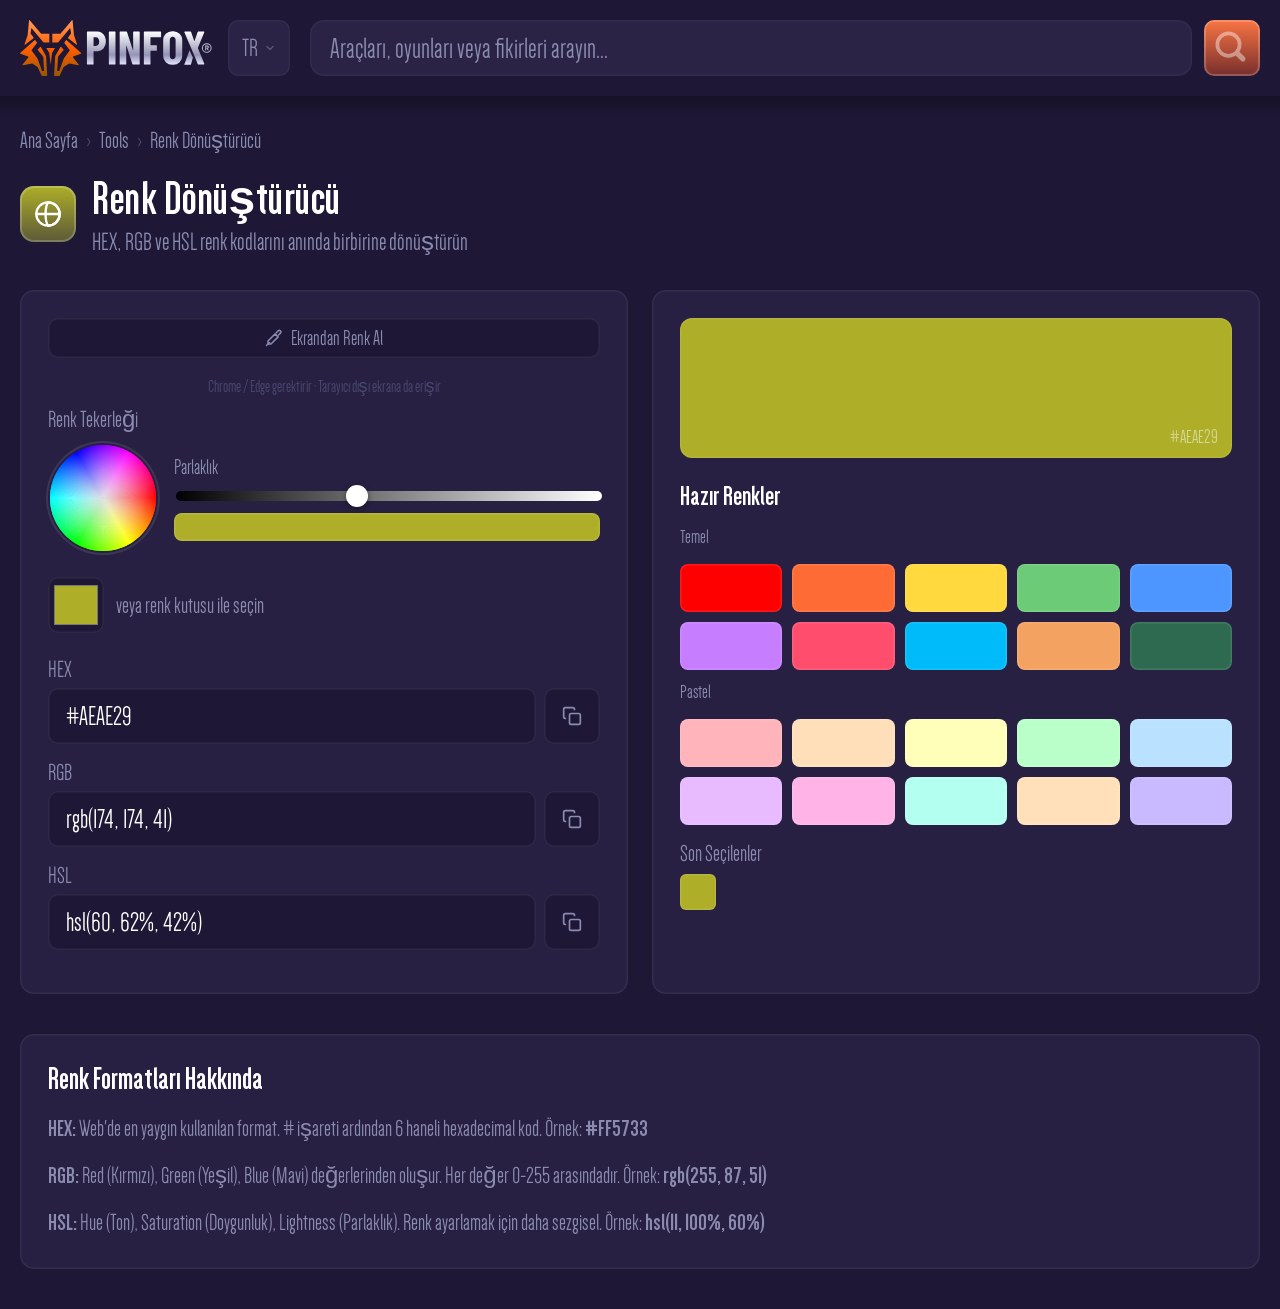
<file: tools/renk-donusturucu.html>
<!DOCTYPE html>
<html lang="tr">
<head>
    <link rel="icon" type="image/svg+xml" href="/assets/favicon.svg">
    <meta charset="UTF-8">
    <meta name="viewport" content="width=device-width, initial-scale=1.0">

    <!-- SEO -->
    <title>Renk Dönüştürücü: HEX, RGB ve HSL Çevirici | PINFOX</title>
    <meta name="description" content="HEX, RGB ve HSL renk kodlarını anında birbirine dönüştürün. Web tasarımcıları ve geliştiriciler için ücretsiz online renk dönüştürücü.">
    <meta name="keywords" content="renk dönüştürücü, hex rgb dönüştür, rgb hsl çeviri, renk kodu, hex renk, css renk">
    <meta name="robots" content="index, follow">
    <link rel="canonical" href="https://pinfox.tech/tools/renk-donusturucu.html">
    <meta property="og:title" content="Renk Dönüştürücü: HEX, RGB ve HSL Çevirici | PINFOX">
    <meta property="og:description" content="HEX, RGB ve HSL renk kodlarını anında birbirine dönüştürün. Renk tekerleği, ekran renk alıcı ve hazır palet — web tasarımcıları için ücretsiz araç.">
    <meta property="og:type" content="website">
    <meta property="og:url" content="https://pinfox.tech/tools/renk-donusturucu.html">
    <meta property="og:image" content="https://pinfox.tech/assets/og-image.jpg">
    <meta name="robots" content="index, follow">
    <meta name="twitter:card" content="summary_large_image">
    <meta name="twitter:title" content="Renk Dönüştürücü: HEX, RGB ve HSL Çevirici | PINFOX">
    <meta name="twitter:description" content="HEX, RGB ve HSL renk kodlarını anında dönüştürün.">

    <!-- Schema.org -->
    <script type="application/ld+json">
    {
        "@context": "https://schema.org",
        "@type": "WebApplication",
        "name": "Renk Dönüştürücü",
        "url": "https://pinfox.tech/tools/renk-donusturucu.html",
        "description": "HEX, RGB ve HSL renk kodlarını birbirine dönüştüren ücretsiz online araç.",
        "applicationCategory": "DesignApplication",
        "operatingSystem": "Web",
        "offers": { "@type": "Offer", "price": "0", "priceCurrency": "TRY" }
    }
    </script>

    <!-- Google Analytics -->
    <script async src="https://www.googletagmanager.com/gtag/js?id=G-VPQW1XT9Y7"></script>
    <script>
      window.dataLayer = window.dataLayer || [];
      function gtag(){dataLayer.push(arguments);}
      gtag('js', new Date());
      gtag('config', 'G-VPQW1XT9Y7');
    </script>

    <link rel="stylesheet" href="../style.css?v=5">
    <style>
        /* HEADER HOVER */
        .search-btn { transition: transform 0.2s ease, filter 0.2s ease !important; }
        .search-btn:hover { transform: translateY(-4px) !important; filter: brightness(1.15) drop-shadow(0 8px 14px rgba(0,0,0,0.5)) !important; }

        /* BREADCRUMB */
        .breadcrumb {
            font-size: 24px;
            color: #8B8BAF;
            margin: 10px 0 0 0;
            display: flex;
            align-items: center;
            gap: 8px;
        }
        .breadcrumb a { color: #8B8BAF; text-decoration: none; transition: color 0.2s; }
        .breadcrumb a:hover { color: white; }
        .breadcrumb span { opacity: 0.4; }

        /* BAŞLIK */
        .tool-hero {
            margin: 16px 0 32px 0;
            display: flex;
            align-items: center;
            gap: 16px;
        }
        .tool-hero-icon {
            width: 56px;
            height: 56px;
            border-radius: 14px;
            background: linear-gradient(to bottom, #AEAE29, #5C5938);
            display: flex;
            align-items: center;
            justify-content: center;
            box-shadow: 0 0 0 2px rgba(255,255,255,0.2) inset;
            flex-shrink: 0;
        }
        .tool-hero-icon svg { width: 28px; height: 28px; }
        .tool-hero h1 { font-size: 48px; font-weight: 700; margin: 0; letter-spacing: 0.5px; }
        .tool-hero p { font-size: 26px; font-weight: 400; color: #8B8BAF; margin: 2px 0 0 0; line-height: 1.2; }

        /* LAYOUT */
        .tool-layout {
            display: grid;
            grid-template-columns: 1fr 1fr;
            gap: 24px;
            margin-bottom: 40px;
        }

        .tool-card {
            background: #272042;
            border-radius: 14px;
            padding: 28px;
            box-shadow: 0 0 0 1.5px rgba(255,255,255,0.06) inset;
        }

        /* RENK PREVİEW */
        .color-preview {
            width: 100%;
            height: 140px;
            border-radius: 12px;
            background: #AEAE29;
            margin-bottom: 24px;
            box-shadow: 0 0 0 1.5px rgba(255,255,255,0.07) inset;
            transition: background 0.2s ease;
            position: relative;
            cursor: pointer;
        }
        .color-preview-label {
            position: absolute;
            bottom: 10px;
            right: 14px;
            font-size: 20px;
            color: rgba(255,255,255,0.5);
        }

        /* RENK SEÇİCİ */
        .color-picker-row {
            display: flex;
            align-items: center;
            gap: 12px;
            margin-bottom: 24px;
        }
        input[type="color"] {
            width: 56px;
            height: 56px;
            border: none;
            border-radius: 10px;
            padding: 4px;
            background: #1E1836;
            cursor: pointer;
            box-shadow: 0 0 0 1.5px rgba(255,255,255,0.07) inset;
            flex-shrink: 0;
        }
        .picker-label {
            font-size: 24px;
            color: #8B8BAF;
        }

        /* INPUT ALANLARI */
        .field { margin-bottom: 16px; }
        .field label {
            display: block;
            font-size: 24px;
            color: #8B8BAF;
            margin-bottom: 6px;
        }
        .field-row {
            display: flex;
            gap: 8px;
        }
        .field input {
            flex: 1;
            height: 56px;
            background: #1E1836;
            border: none;
            border-radius: 10px;
            padding: 0 18px;
            font-family: 'Barlow Condensed', 'Dense', sans-serif;
            font-size: 28px;
            color: white;
            box-shadow: 0 0 0 1.5px rgba(255,255,255,0.07) inset;
            box-sizing: border-box;
            transition: box-shadow 0.2s;
            min-width: 0;
        }
        .field input:focus {
            outline: none;
            box-shadow: 0 0 0 2px rgba(174,174,41,0.5) inset;
        }
        .field input::placeholder { color: #4A4870; }

        /* KOPYALA BUTONU */
        .copy-btn {
            height: 56px;
            width: 56px;
            flex-shrink: 0;
            border: none;
            border-radius: 10px;
            background: #1E1836;
            color: #8B8BAF;
            cursor: pointer;
            box-shadow: 0 0 0 1.5px rgba(255,255,255,0.07) inset;
            display: flex;
            align-items: center;
            justify-content: center;
            transition: all 0.2s ease;
        }
        .copy-btn:hover {
            color: white;
            transform: translateY(-2px);
            filter: brightness(1.2);
        }
        .copy-btn.copied {
            background: linear-gradient(to bottom, #AEAE29, #5C5938);
            color: white;
        }
        .copy-btn svg { width: 20px; height: 20px; }

        /* RENK PALETİ */
        .palette-title {
            font-size: 28px;
            font-weight: 700;
            margin: 0 0 16px 0;
        }
        .palette-grid {
            display: grid;
            grid-template-columns: repeat(5, 1fr);
            gap: 10px;
            margin-bottom: 12px;
        }
        .palette-swatch {
            height: 48px;
            border-radius: 8px;
            cursor: pointer;
            box-shadow: 0 0 0 1.5px rgba(255,255,255,0.1) inset;
            transition: transform 0.15s ease, box-shadow 0.15s ease;
        }
        .palette-swatch:hover {
            transform: scale(1.08);
            box-shadow: 0 0 0 2px rgba(255,255,255,0.3) inset;
        }
        .palette-label {
            font-size: 20px;
            color: #8B8BAF;
            margin: 4px 0 16px 0;
        }

        /* BİLGİ KUTUSU */
        .info-box {
            background: #272042;
            border-radius: 14px;
            padding: 28px;
            box-shadow: 0 0 0 1.5px rgba(255,255,255,0.06) inset;
            margin-bottom: 40px;
        }
        .info-box h2 { font-size: 32px; font-weight: 700; margin: 0 0 14px 0; }
        .info-box p { font-size: 24px; color: #8B8BAF; margin: 0 0 10px 0; line-height: 1.5; }
        .info-box p:last-child { margin-bottom: 0; }

        /* RENK TEKERLEĞİ PANELİ */
        .wheel-section {
            margin-bottom: 24px;
        }
        .wheel-section label {
            display: block;
            font-size: 24px;
            color: #8B8BAF;
            margin-bottom: 10px;
        }
        .wheel-canvas-wrap {
            position: relative;
            width: 100%;
            display: flex;
            gap: 16px;
            align-items: center;
        }
        #wheelCanvas {
            border-radius: 50%;
            cursor: crosshair;
            flex-shrink: 0;
            box-shadow: 0 0 0 2px rgba(255,255,255,0.1);
        }
        .wheel-brightness {
            display: flex;
            flex-direction: column;
            gap: 10px;
            flex: 1;
        }
        .wheel-brightness label { margin: 0; font-size: 22px; }
        #brightnessSlider {
            -webkit-appearance: none;
            width: 100%;
            height: 10px;
            border-radius: 5px;
            background: linear-gradient(to right, #000, #fff);
            outline: none;
            cursor: pointer;
        }
        #brightnessSlider::-webkit-slider-thumb {
            -webkit-appearance: none;
            width: 22px;
            height: 22px;
            border-radius: 50%;
            background: white;
            box-shadow: 0 2px 6px rgba(0,0,0,0.4);
            cursor: pointer;
        }

        /* EYEDROPPER */
        .eyedropper-btn {
            width: 100%;
            height: 40px;
            border: none;
            border-radius: 10px;
            background: #1E1836;
            color: #8B8BAF;
            font-family: 'Barlow Condensed', 'Dense', sans-serif;
            font-size: 22px;
            font-weight: 400;
            cursor: pointer;
            box-shadow: 0 0 0 1.5px rgba(255,255,255,0.07) inset;
            display: flex;
            align-items: center;
            justify-content: center;
            gap: 8px;
            transition: all 0.2s ease;
            margin-bottom: 10px;
        }
        .eyedropper-btn:hover {
            color: white;
            transform: translateY(-2px);
            filter: brightness(1.2);
            box-shadow: 0 0 0 1.5px rgba(255,255,255,0.15) inset;
        }
        .eyedropper-btn svg { width: 18px; height: 18px; flex-shrink: 0; }
        .eyedropper-btn.active {
            background: linear-gradient(to bottom, #AEAE29, #5C5938);
            color: white;
            box-shadow: 0 0 0 2px rgba(255,255,255,0.2) inset;
        }
        .eyedropper-note {
            font-size: 18px;
            color: #4A4870;
            text-align: center;
            margin-bottom: 8px;
        }
        .eyedropper-unsupported {
            font-size: 20px;
            color: #ff6b6b;
            text-align: center;
            display: none;
        }

        /* RENK GEÇMİŞİ */
        .history-title {
            font-size: 24px;
            color: #8B8BAF;
            margin: 16px 0 8px 0;
        }
        .history-grid {
            display: flex;
            flex-wrap: wrap;
            gap: 8px;
        }
        .history-swatch {
            width: 36px;
            height: 36px;
            border-radius: 6px;
            cursor: pointer;
            box-shadow: 0 0 0 1.5px rgba(255,255,255,0.1) inset;
            transition: transform 0.15s ease;
            flex-shrink: 0;
        }
        .history-swatch:hover { transform: scale(1.15); }

        /* RESPONSIVE */
        @media (max-width: 900px) { .tool-layout { grid-template-columns: 1fr; } }
        @media (max-width: 700px) {
            .tool-hero h1 { font-size: 36px; }
            .palette-grid { grid-template-columns: repeat(4, 1fr); }
        }
    </style>
</head>
<body>

<div class="container">

    <!-- HEADER -->
    <header class="top-bar">
        <div class="top-left">
            <div class="logo">
                <a href="/index.html"><img src="/assets/logo_pinfox.svg" alt="Pinfox Logo"></a>
            </div>
            <div class="lang-wrap">
            <button class="lang glass-soft">
                TR
                <svg class="lang-arrow" viewBox="0 0 24 24" fill="none" stroke="currentColor" stroke-width="2.5" stroke-linecap="round" stroke-linejoin="round">
                    <path d="M6 9l6 6 6-6"/>
                </svg>
            </button>
            <div class="lang-dropdown">
                <a href="/tools/renk-donusturucu.html" class="lang-option active">
                    <span class="lang-flag">🇹🇷</span> Türkçe
                </a>
                <a href="/en/tools/color-converter.html" class="lang-option ">
                    <span class="lang-flag">🇬🇧</span> English
                </a>
            </div>
        </div>
        </div>
        <div class="search-section">
            <input class="glass-soft" type="text" placeholder="Araçları, oyunları veya fikirleri arayın...">
            <button class="search-btn glass-strong">
                <svg xmlns="http://www.w3.org/2000/svg" width="44.208" height="44.208" viewBox="0 0 44.208 44.208">
                    <path d="M13.127,36.266a2.654,2.654,0,0,1-2.656-2.656V25.985A13.045,13.045,0,0,1,6.313,24.35,13.15,13.15,0,0,1,.267,10.482,13.055,13.055,0,0,1,2.242,5.788,13.165,13.165,0,0,1,8.017,1.032,13.061,13.061,0,0,1,10.482.267a13.255,13.255,0,0,1,5.291,0,13.055,13.055,0,0,1,4.694,1.975,13.165,13.165,0,0,1,4.756,5.776,13.061,13.061,0,0,1,.765,2.464,13.225,13.225,0,0,1,.267,2.646,13.085,13.085,0,0,1-2.994,8.346,13.147,13.147,0,0,1-5.311,3.867,13.067,13.067,0,0,1-2.166.645V33.61a2.654,2.654,0,0,1-2.656,2.656Zm0-32.486a9.347,9.347,0,1,0,9.347,9.347A9.358,9.358,0,0,0,13.127,3.78Z" transform="translate(0 18.565) rotate(-45)" fill="#fff" opacity="0.42"/>
                </svg>
            </button>
        </div>
    </header>

    <div class="top-divider"></div>

    <!-- BREADCRUMB -->
    <nav class="breadcrumb" aria-label="Breadcrumb">
        <a href="/index.html">Ana Sayfa</a>
        <span>›</span>
        <a href="/tools.html">Tools</a>
        <span>›</span>
        <a href="/tools/renk-donusturucu.html">Renk Dönüştürücü</a>
    </nav>

    <!-- BAŞLIK -->
    <div class="tool-hero">
        <div class="tool-hero-icon">
            <svg viewBox="0 0 24 24" fill="none" stroke="white" stroke-width="2" stroke-linecap="round" stroke-linejoin="round">
                <circle cx="12" cy="12" r="10"/>
                <path d="M12 2a10 10 0 0 1 0 20"/>
                <path d="M2 12h20"/>
                <path d="M12 2c-2.76 4-2.76 16 0 20"/>
            </svg>
        </div>
        <div>
            <h1>Renk Dönüştürücü</h1>
            <p>HEX, RGB ve HSL renk kodlarını anında birbirine dönüştürün</p>
        </div>
    </div>

    <!-- ANA ALAN -->
    <div class="tool-layout">

        <!-- SOL: GİRİŞ -->
        <div class="tool-card">

            <!-- EyeDropper -->
            <button class="eyedropper-btn" id="eyedropperBtn" onclick="startEyeDropper()">
                <svg viewBox="0 0 24 24" fill="none" stroke="currentColor" stroke-width="2" stroke-linecap="round" stroke-linejoin="round">
                    <path d="M2 22l4-4"/><path d="M13.5 6.5l4 4L8 20H4v-4L13.5 6.5z"/>
                    <path d="M15 5l2.5-2.5a2.121 2.121 0 0 1 3 3L18 8"/>
                </svg>
                Ekrandan Renk Al
            </button>
            <p class="eyedropper-note" id="eyedropperNote">Chrome / Edge gerektirir · Tarayıcı dışı ekrana da erişir</p>
            <p class="eyedropper-unsupported" id="eyedropperUnsupported">⚠ Tarayıcınız EyeDropper API'yi desteklemiyor</p>

            <!-- Renk Tekerleği -->
            <div class="wheel-section">
                <label>Renk Tekerleği</label>
                <div class="wheel-canvas-wrap">
                    <canvas id="wheelCanvas" width="110" height="110"></canvas>
                    <div class="wheel-brightness">
                        <label>Parlaklık</label>
                        <input type="range" id="brightnessSlider" min="0" max="100" value="100" oninput="onBrightnessChange()">
                        <div id="brightnessPreview" style="height:28px;border-radius:8px;background:#AEAE29;box-shadow:0 0 0 1.5px rgba(255,255,255,0.1) inset;"></div>
                    </div>
                </div>
            </div>

            <!-- Renk seçici -->
            <div class="color-picker-row">
                <input type="color" id="colorPicker" value="#AEAE29" oninput="fromPicker(this.value)">
                <span class="picker-label">veya renk kutusu ile seçin</span>
            </div>

            <!-- HEX -->
            <div class="field">
                <label>HEX</label>
                <div class="field-row">
                    <input type="text" id="hexInput" placeholder="#AEAE29" oninput="fromHex(this.value)" maxlength="7">
                    <button class="copy-btn" onclick="copyVal('hexInput', this)" title="Kopyala">
                        <svg viewBox="0 0 24 24" fill="none" stroke="currentColor" stroke-width="2"><rect x="9" y="9" width="13" height="13" rx="2"/><path d="M5 15H4a2 2 0 0 1-2-2V4a2 2 0 0 1 2-2h9a2 2 0 0 1 2 2v1"/></svg>
                    </button>
                </div>
            </div>

            <!-- RGB -->
            <div class="field">
                <label>RGB</label>
                <div class="field-row">
                    <input type="text" id="rgbInput" placeholder="rgb(174, 174, 41)" oninput="fromRgb(this.value)">
                    <button class="copy-btn" onclick="copyVal('rgbInput', this)" title="Kopyala">
                        <svg viewBox="0 0 24 24" fill="none" stroke="currentColor" stroke-width="2"><rect x="9" y="9" width="13" height="13" rx="2"/><path d="M5 15H4a2 2 0 0 1-2-2V4a2 2 0 0 1 2-2h9a2 2 0 0 1 2 2v1"/></svg>
                    </button>
                </div>
            </div>

            <!-- HSL -->
            <div class="field">
                <label>HSL</label>
                <div class="field-row">
                    <input type="text" id="hslInput" placeholder="hsl(60, 62%, 42%)" oninput="fromHsl(this.value)">
                    <button class="copy-btn" onclick="copyVal('hslInput', this)" title="Kopyala">
                        <svg viewBox="0 0 24 24" fill="none" stroke="currentColor" stroke-width="2"><rect x="9" y="9" width="13" height="13" rx="2"/><path d="M5 15H4a2 2 0 0 1-2-2V4a2 2 0 0 1 2-2h9a2 2 0 0 1 2 2v1"/></svg>
                    </button>
                </div>
            </div>

        </div>

        <!-- SAĞ: ÖNIZLEME + PALET -->
        <div class="tool-card">

            <!-- Renk önizleme -->
            <div class="color-preview" id="colorPreview">
                <span class="color-preview-label" id="previewLabel">#AEAE29</span>
            </div>

            <!-- Hazır palet -->
            <p class="palette-title">Hazır Renkler</p>

            <p class="palette-label">Temel</p>
            <div class="palette-grid" id="paletteBasic"></div>

            <p class="palette-label">Pastel</p>
            <div class="palette-grid" id="palettePastel"></div>

            <!-- Renk Geçmişi -->
            <p class="history-title">Son Seçilenler</p>
            <div class="history-grid" id="colorHistory"></div>

        </div>

    </div>

    <!-- BİLGİ KUTUSU -->
    <div class="info-box">
        <h2>Renk Formatları Hakkında</h2>
        <p><strong>HEX:</strong> Web'de en yaygın kullanılan format. # işareti ardından 6 haneli hexadecimal kod. Örnek: <strong>#FF5733</strong></p>
        <p><strong>RGB:</strong> Red (Kırmızı), Green (Yeşil), Blue (Mavi) değerlerinden oluşur. Her değer 0-255 arasındadır. Örnek: <strong>rgb(255, 87, 51)</strong></p>
        <p><strong>HSL:</strong> Hue (Ton), Saturation (Doygunluk), Lightness (Parlaklık). Renk ayarlamak için daha sezgisel. Örnek: <strong>hsl(11, 100%, 60%)</strong></p>
    </div>

</div>

<script>
    /* Sayfa ziyaretini kaydet */
    fetch('/api/count.php?action=hit&type=tool&id=renk-donusturucu').catch(()=>{});

    /* ============================================================
       DÖNÜŞÜM FONKSİYONLARI
    ============================================================ */

    function hexToRgb(hex) {
        return {
            r: parseInt(hex.slice(1,3), 16),
            g: parseInt(hex.slice(3,5), 16),
            b: parseInt(hex.slice(5,7), 16)
        };
    }

    function rgbToHex(r, g, b) {
        return '#' + [r,g,b].map(v => Math.round(Math.min(255, Math.max(0, v)))
            .toString(16).padStart(2,'0').toUpperCase()).join('');
    }

    function rgbToHsl(r, g, b) {
        r /= 255; g /= 255; b /= 255;
        const max = Math.max(r,g,b), min = Math.min(r,g,b);
        let h, s, l = (max + min) / 2;
        if (max === min) {
            h = s = 0;
        } else {
            const d = max - min;
            s = l > 0.5 ? d / (2 - max - min) : d / (max + min);
            switch(max) {
                case r: h = ((g - b) / d + (g < b ? 6 : 0)) / 6; break;
                case g: h = ((b - r) / d + 2) / 6; break;
                case b: h = ((r - g) / d + 4) / 6; break;
            }
        }
        return { h: Math.round(h*360), s: Math.round(s*100), l: Math.round(l*100) };
    }

    function hslToRgb(h, s, l) {
        s /= 100; l /= 100;
        const k = n => (n + h / 30) % 12;
        const a = s * Math.min(l, 1 - l);
        const f = n => l - a * Math.max(-1, Math.min(k(n)-3, Math.min(9-k(n), 1)));
        return {
            r: Math.round(f(0)*255),
            g: Math.round(f(8)*255),
            b: Math.round(f(4)*255)
        };
    }

    /* ============================================================
       ANA GÜNCELLEME — tüm inputları + preview günceller
    ============================================================ */

    let _busy = false;

    function updateAll(hex, skip) {
        if (_busy) return;
        _busy = true;

        // hex'i normalize et
        hex = hex.toUpperCase();
        if (!/^#[0-9A-F]{6}$/.test(hex)) { _busy = false; return; }

        const { r, g, b } = hexToRgb(hex);
        const { h, s, l } = rgbToHsl(r, g, b);

        if (skip !== 'hex') document.getElementById('hexInput').value = hex;
        if (skip !== 'rgb') document.getElementById('rgbInput').value = 'rgb(' + r + ', ' + g + ', ' + b + ')';
        if (skip !== 'hsl') document.getElementById('hslInput').value = 'hsl(' + h + ', ' + s + '%, ' + l + '%)';

        document.getElementById('colorPicker').value = hex;
        document.getElementById('colorPreview').style.background = hex;
        document.getElementById('previewLabel').textContent = hex;
        document.getElementById('brightnessPreview').style.background = hex;

        // brightness slider güncelle
        document.getElementById('brightnessSlider').value = l;
        currentHsl = { h, s };

        // geçmişe ekle
        addToHistory(hex);

        _busy = false;
    }

    /* ============================================================
       GİRİŞ FONKSİYONLARI
    ============================================================ */

    function fromPicker(val) { updateAll(val, 'picker'); }

    function fromHex(val) {
        val = val.trim();
        if (!val.startsWith('#')) val = '#' + val;
        if (/^#[0-9A-Fa-f]{6}$/.test(val)) updateAll(val.toUpperCase(), 'hex');
    }

    function fromRgb(val) {
        const m = val.match(/(\d+)[,\s]+(\d+)[,\s]+(\d+)/);
        if (!m) return;
        updateAll(rgbToHex(+m[1], +m[2], +m[3]), 'rgb');
    }

    function fromHsl(val) {
        const m = val.match(/(\d+)[,\s]+(\d+)%?[,\s]+(\d+)%?/);
        if (!m) return;
        const { r, g, b } = hslToRgb(+m[1], +m[2], +m[3]);
        updateAll(rgbToHex(r, g, b), 'hsl');
    }

    /* ============================================================
       KOPYALAMA
    ============================================================ */

    function copyVal(inputId, btn) {
        const val = document.getElementById(inputId).value;
        if (!val) return;
        navigator.clipboard.writeText(val).then(() => {
            btn.classList.add('copied');
            setTimeout(() => btn.classList.remove('copied'), 1500);
        });
    }

    /* ============================================================
       RENK GEÇMİŞİ
    ============================================================ */

    const colorHistory = [];

    function addToHistory(hex) {
        if (colorHistory[0] === hex) return;
        const idx = colorHistory.indexOf(hex);
        if (idx > -1) colorHistory.splice(idx, 1);
        colorHistory.unshift(hex);
        if (colorHistory.length > 10) colorHistory.pop();
        renderHistory();
    }

    function renderHistory() {
        const el = document.getElementById('colorHistory');
        el.innerHTML = '';
        colorHistory.forEach(hex => {
            const sw = document.createElement('div');
            sw.className = 'history-swatch';
            sw.style.background = hex;
            sw.title = hex;
            sw.onclick = () => updateAll(hex, '');
            el.appendChild(sw);
        });
    }

    /* ============================================================
       RENK TEKERLEĞİ
    ============================================================ */

    let currentHsl = { h: 60, s: 62 };

    function drawWheel() {
        const canvas = document.getElementById('wheelCanvas');
        const ctx    = canvas.getContext('2d');
        const cx = canvas.width / 2, cy = canvas.height / 2, r = cx - 2;

        for (let angle = 0; angle < 360; angle++) {
            const start = (angle - 1) * Math.PI / 180;
            const end   = (angle + 1) * Math.PI / 180;
            const grad  = ctx.createRadialGradient(cx, cy, 0, cx, cy, r);
            grad.addColorStop(0, 'hsl(' + angle + ', 0%, 100%)');
            grad.addColorStop(1, 'hsl(' + angle + ', 100%, 50%)');
            ctx.beginPath();
            ctx.moveTo(cx, cy);
            ctx.arc(cx, cy, r, start, end);
            ctx.fillStyle = grad;
            ctx.fill();
        }
    }

    document.getElementById('wheelCanvas').addEventListener('click', function(e) {
        const rect = this.getBoundingClientRect();
        const scaleX = this.width  / rect.width;
        const scaleY = this.height / rect.height;
        const x = (e.clientX - rect.left)  * scaleX;
        const y = (e.clientY - rect.top)   * scaleY;
        const ctx = this.getContext('2d');
        const px  = ctx.getImageData(x, y, 1, 1).data;
        if (px[3] < 10) return;
        updateAll(rgbToHex(px[0], px[1], px[2]), '');
    });

    function onBrightnessChange() {
        const l = parseInt(document.getElementById('brightnessSlider').value);
        const { r, g, b } = hslToRgb(currentHsl.h, currentHsl.s, l);
        updateAll(rgbToHex(r, g, b), '');
    }

    /* ============================================================
       EYEDROPPER
    ============================================================ */

    if (!window.EyeDropper) {
        document.getElementById('eyedropperNote').style.display = 'none';
        document.getElementById('eyedropperUnsupported').style.display = 'block';
    }

    async function startEyeDropper() {
        if (!window.EyeDropper) return;
        const btn = document.getElementById('eyedropperBtn');
        btn.classList.add('active');
        btn.childNodes[btn.childNodes.length - 1].textContent = 'Ekrana tıklayın...';
        try {
            const result = await new EyeDropper().open();
            updateAll(result.sRGBHex.toUpperCase(), '');
        } catch(e) {}
        btn.classList.remove('active');
        btn.childNodes[btn.childNodes.length - 1].textContent = 'Ekrandan Renk Al';
    }

    /* ============================================================
       PALET
    ============================================================ */

    const basicColors  = ['#FF0000','#FF6B35','#FFD93D','#6BCB77','#4D96FF','#C77DFF','#FF4D6D','#00BBF9','#F4A261','#2D6A4F'];
    const pastelColors = ['#FFB3BA','#FFDFBA','#FFFFBA','#BAFFC9','#BAE1FF','#E8BAFF','#FFB3E6','#B3FFF0','#FFE0BA','#C9BAFF'];

    function buildPalette(colors, containerId) {
        const el = document.getElementById(containerId);
        colors.forEach(hex => {
            const sw = document.createElement('div');
            sw.className = 'palette-swatch';
            sw.style.background = hex;
            sw.title = hex;
            sw.onclick = () => updateAll(hex, '');
            el.appendChild(sw);
        });
    }

    /* ============================================================
       BAŞLANGIÇ
    ============================================================ */

    buildPalette(basicColors,  'paletteBasic');
    buildPalette(pastelColors, 'palettePastel');
    drawWheel();
    updateAll('#AEAE29', '');
</script>

</body>
</html>
</file>
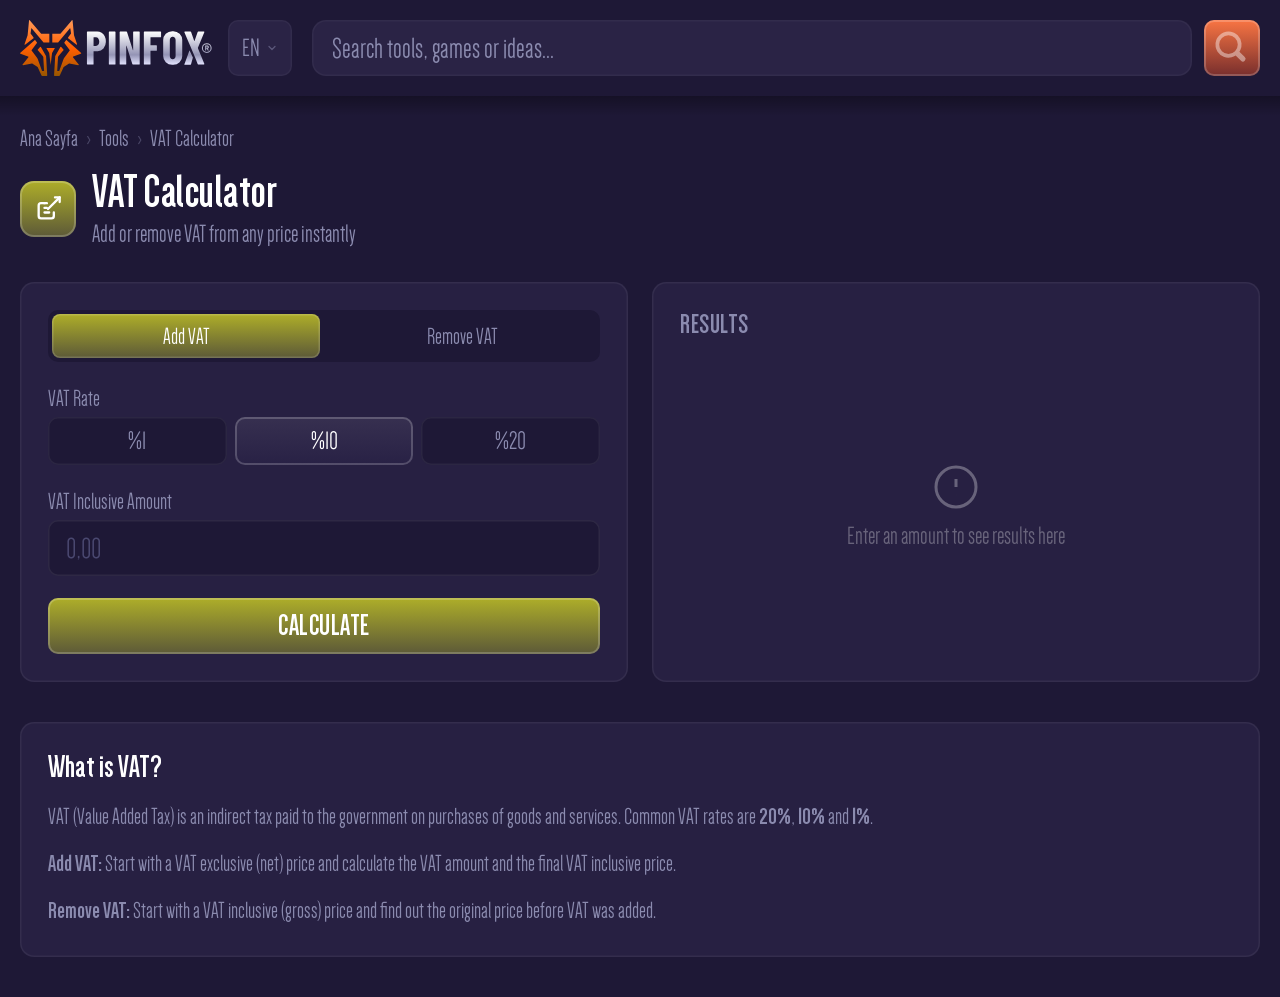
<file: en/tools/vat-calculator.html>
<!DOCTYPE html>
<html lang="en">
<head>
    <link rel="icon" type="image/svg+xml" href="/assets/favicon.svg">
    <meta charset="UTF-8">
    <meta name="viewport" content="width=device-width, initial-scale=1.0">

    <!-- SEO -->
    <title>VAT Calculator — Add or Remove VAT Instantly | PINFOX</title>
    <meta name="description" content="Calculate VAT instantly with our free online VAT calculator. Add or remove VAT from any price. Supports %1, %10, and %20 VAT rates.">
    <meta name="keywords" content="VAT calculator, value added tax, add VAT, remove VAT, VAT inclusive, VAT exclusive, online VAT tool">
    <link rel="canonical" href="https://pinfox.tech/en/tools/vat-calculator.html">

    <!-- Open Graph -->
    <meta property="og:title" content="VAT Calculator — Add or Remove VAT Instantly | PINFOX">
    <meta property="og:description" content="Add or remove VAT from any price instantly. Free online VAT calculator.">
    <meta property="og:type" content="website">
    <meta property="og:url" content="https://pinfox.tech/en/tools/vat-calculator.html">
    <meta property="og:image" content="https://pinfox.tech/assets/og-image.jpg">
    <meta name="robots" content="index, follow">
    <meta name="twitter:card" content="summary_large_image">
    <meta name="twitter:title" content="VAT Calculator | PINFOX">
    <meta name="twitter:description" content="Add or remove VAT from any price instantly. Supports %1, %10 and %20 VAT rates.">

    <!-- Schema.org -->
    <script type="application/ld+json">
    {
        "@context": "https://schema.org",
        "@type": "WebApplication",
        "name": "VAT Calculator",
        "url": "https://pinfox.tech/en/tools/vat-calculator.html",
        "description": "Free online VAT calculator. Add or remove VAT from any price instantly.",
        "applicationCategory": "FinanceApplication",
        "operatingSystem": "Web",
        "offers": { "@type": "Offer", "price": "0", "priceCurrency": "TRY" }
    }
    </script>

    <link rel="stylesheet" href="/style.css?v=5">

    <style>
        /* ── HEADER HOVER OVERRİDELAR ─────────────────── */
        .search-btn { transition: transform 0.2s ease, filter 0.2s ease !important; }
        .search-btn:hover { transform: translateY(-4px) !important; filter: brightness(1.15) drop-shadow(0 8px 14px rgba(0,0,0,0.5)) !important; }

        /* ── BREADCRUMB ───────────────────────────────── */
        .breadcrumb {
            font-size: 24px;
            color: #8B8BAF;
            margin: 10px 0 0 0;
            display: flex;
            align-items: center;
            gap: 8px;
        }
        .breadcrumb a {
            color: #8B8BAF;
            text-decoration: none;
            transition: color 0.2s;
        }
        .breadcrumb a:hover { color: white; }
        .breadcrumb span { opacity: 0.4; }

        /* ── SAYFA BAŞLIĞI ────────────────────────────── */
        .tool-hero {
            margin: 16px 0 32px 0;
            display: flex;
            align-items: center;
            gap: 16px;
        }
        .tool-hero-icon {
            width: 56px;
            height: 56px;
            border-radius: 14px;
            background: linear-gradient(to bottom, #AEAE29, #5C5938);
            display: flex;
            align-items: center;
            justify-content: center;
            box-shadow: 0 0 0 2px rgba(255,255,255,0.2) inset;
            flex-shrink: 0;
        }
        .tool-hero-icon svg { width: 28px; height: 28px; }
        .tool-hero h1 {
            font-size: 48px;
            font-weight: 700;
            margin: 0;
            letter-spacing: 0.5px;
        }
        .tool-hero p {
            font-size: 26px;
            font-weight: 400;
            color: #8B8BAF;
            margin: 2px 0 0 0;
            line-height: 1.2;
        }

        /* ── ANA HESAPLAMA ALANI ──────────────────────── */
        .tool-layout {
            display: grid;
            grid-template-columns: 1fr 1fr;
            gap: 24px;
            margin-bottom: 40px;
        }

        .tool-card {
            background: #272042;
            border-radius: 14px;
            padding: 28px;
            box-shadow: 0 0 0 1.5px rgba(255,255,255,0.06) inset;
        }

        /* ── TAB SEÇİCİ ───────────────────────────────── */
        .tab-bar {
            display: flex;
            gap: 8px;
            margin-bottom: 24px;
            background: #1E1836;
            border-radius: 10px;
            padding: 4px;
        }
        .tab {
            flex: 1;
            height: 44px;
            border: none;
            border-radius: 8px;
            background: transparent;
            color: #8B8BAF;
            font-family: 'Barlow Condensed', 'Dense', sans-serif;
            font-size: 24px;
            font-weight: 400;
            cursor: pointer;
            transition: all 0.2s ease;
        }
        .tab.active {
            background: linear-gradient(to bottom, #AEAE29, #5C5938);
            color: white;
            box-shadow: 0 0 0 1.5px rgba(255,255,255,0.15) inset;
        }
        .tab:hover:not(.active) { color: white; }

        /* ── INPUT ALANLARI ───────────────────────────── */
        .field {
            margin-bottom: 18px;
        }
        .field label {
            display: block;
            font-size: 24px;
            color: #8B8BAF;
            margin-bottom: 6px;
            font-weight: 400;
        }
        .field input {
            width: 100%;
            height: 56px;
            background: #1E1836;
            border: none;
            border-radius: 10px;
            padding: 0 18px;
            font-family: 'Barlow Condensed', 'Dense', sans-serif;
            font-size: 30px;
            font-weight: 400;
            color: white;
            box-shadow: 0 0 0 1.5px rgba(255,255,255,0.07) inset;
            box-sizing: border-box;
            transition: box-shadow 0.2s;
        }
        .field input:focus {
            outline: none;
            box-shadow: 0 0 0 2px rgba(174,174,41,0.5) inset;
        }
        .field input::placeholder { color: #4A4870; }

        /* ── KDV ORAN SEÇİCİ ──────────────────────────── */
        .rate-bar {
            display: flex;
            gap: 8px;
            margin-bottom: 24px;
        }
        .rate-btn {
            flex: 1;
            height: 48px;
            border: none;
            border-radius: 10px;
            background: #1E1836;
            color: #8B8BAF;
            font-family: 'Barlow Condensed', 'Dense', sans-serif;
            font-size: 26px;
            font-weight: 400;
            cursor: pointer;
            box-shadow: 0 0 0 1.5px rgba(255,255,255,0.06) inset;
            transition: all 0.2s ease;
        }
        .rate-btn.active {
            background: linear-gradient(to bottom, #373050, #282145);
            color: white;
            box-shadow: 0 0 0 2px rgba(255,255,255,0.2) inset;
        }
        .rate-btn:hover:not(.active) { color: white; }

        /* ── HESAPLA BUTONU ───────────────────────────── */
        .calc-btn {
            width: 100%;
            height: 56px;
            border: none;
            border-radius: 10px;
            background: linear-gradient(to bottom, #AEAE29, #5C5938);
            color: white;
            font-family: 'Barlow Condensed', 'Dense', sans-serif;
            font-size: 30px;
            font-weight: 700;
            cursor: pointer;
            box-shadow: 0 0 0 2px rgba(255,255,255,0.2) inset;
            transition: transform 0.2s ease, filter 0.2s ease;
            letter-spacing: 0.5px;
            margin-top: 4px;
        }
        .calc-btn:hover {
            transform: translateY(-3px);
            filter: brightness(1.12) drop-shadow(0 6px 12px rgba(0,0,0,0.4));
        }

        /* ── SONUÇ KARTI ──────────────────────────────── */
        .result-card {
            background: #272042;
            border-radius: 14px;
            padding: 28px;
            box-shadow: 0 0 0 1.5px rgba(255,255,255,0.06) inset;
            display: flex;
            flex-direction: column;
            gap: 0;
        }
        .result-title {
            font-size: 28px;
            font-weight: 700;
            color: #8B8BAF;
            margin: 0 0 20px 0;
            letter-spacing: 0.5px;
        }

        .result-row {
            display: flex;
            align-items: center;
            justify-content: space-between;
            padding: 16px 0;
            border-bottom: 1px solid rgba(255,255,255,0.05);
        }
        .result-row:last-child { border-bottom: none; }

        .result-label {
            font-size: 26px;
            font-weight: 400;
            color: #8B8BAF;
        }
        .result-value {
            font-size: 32px;
            font-weight: 700;
            color: white;
            letter-spacing: 0.5px;
        }

        /* Ana sonuç — daha büyük */
        .result-row.highlight .result-label { color: #AEAE29; font-size: 28px; }
        .result-row.highlight .result-value { font-size: 42px; color: #AEAE29; }

        /* Boş durum */
        .result-empty {
            display: flex;
            flex-direction: column;
            align-items: center;
            justify-content: center;
            flex: 1;
            gap: 12px;
            opacity: 0.3;
            padding: 40px 0;
        }
        .result-empty svg { width: 48px; height: 48px; }
        .result-empty p { font-size: 26px; margin: 0; }

        /* ── BİLGİ KUTUSU ─────────────────────────────── */
        .info-box {
            background: #272042;
            border-radius: 14px;
            padding: 28px;
            box-shadow: 0 0 0 1.5px rgba(255,255,255,0.06) inset;
            margin-bottom: 40px;
        }
        .info-box h2 {
            font-size: 32px;
            font-weight: 700;
            margin: 0 0 14px 0;
        }
        .info-box p {
            font-size: 24px;
            font-weight: 400;
            color: #8B8BAF;
            margin: 0 0 10px 0;
            line-height: 1.5;
        }
        .info-box p:last-child { margin-bottom: 0; }

        /* ── RESPONSIVE ───────────────────────────────── */
        @media (max-width: 900px) {
            .tool-layout { grid-template-columns: 1fr; }
        }
        @media (max-width: 700px) {
            .tool-hero h1 { font-size: 36px; }
            .tab { font-size: 20px; }
        }
    </style>
    <!-- Google tag (gtag.js) -->
    <script async src="https://www.googletagmanager.com/gtag/js?id=G-VPQW1XT9Y7"></script>
    <script>
      window.dataLayer = window.dataLayer || [];
      function gtag(){dataLayer.push(arguments);}
      gtag('js', new Date());
      gtag('config', 'G-VPQW1XT9Y7');
    </script>
</head>
<body>

<div class="container">

    <!-- HEADER -->
    <header class="top-bar">
        <div class="top-left">
            <div class="logo">
                <a href="/en/">
                    <img src="/assets/logo_pinfox.svg" alt="Pinfox Logo">
                </a>
            </div>
            <div class="lang-wrap">
            <button class="lang glass-soft">
                EN
                <svg class="lang-arrow" viewBox="0 0 24 24" fill="none" stroke="currentColor" stroke-width="2.5" stroke-linecap="round" stroke-linejoin="round">
                    <path d="M6 9l6 6 6-6"/>
                </svg>
            </button>
            <div class="lang-dropdown">
                <a href="/tools/kdv-hesaplayici.html" class="lang-option ">
                    <span class="lang-flag">🇹🇷</span> Türkçe
                </a>
                <a href="/en/tools/vat-calculator.html" class="lang-option active">
                    <span class="lang-flag">🇬🇧</span> English
                </a>
            </div>
        </div>
        </div>
        <div class="search-section">
            <input class="glass-soft" type="text" placeholder="Search tools, games or ideas...">
            <button class="search-btn glass-strong">
                <svg xmlns="http://www.w3.org/2000/svg" width="44.208" height="44.208" viewBox="0 0 44.208 44.208">
                    <path d="M13.127,36.266a2.654,2.654,0,0,1-2.656-2.656V25.985A13.045,13.045,0,0,1,6.313,24.35,13.15,13.15,0,0,1,.267,10.482,13.055,13.055,0,0,1,2.242,5.788,13.165,13.165,0,0,1,8.017,1.032,13.061,13.061,0,0,1,10.482.267a13.255,13.255,0,0,1,5.291,0,13.055,13.055,0,0,1,4.694,1.975,13.165,13.165,0,0,1,4.756,5.776,13.061,13.061,0,0,1,.765,2.464,13.225,13.225,0,0,1,.267,2.646,13.085,13.085,0,0,1-2.994,8.346,13.147,13.147,0,0,1-5.311,3.867,13.067,13.067,0,0,1-2.166.645V33.61a2.654,2.654,0,0,1-2.656,2.656Zm0-32.486a9.347,9.347,0,1,0,9.347,9.347A9.358,9.358,0,0,0,13.127,3.78Z" transform="translate(0 18.565) rotate(-45)" fill="#fff" opacity="0.42"/>
                </svg>
            </button>
        </div>
    </header>

    <div class="top-divider"></div>

    <!-- BREADCRUMB -->
    <nav class="breadcrumb" aria-label="Breadcrumb">
        <a href="/en/">Ana Sayfa</a>
        <span>›</span>
        <a href="/en/tools.html">Tools</a>
        <span>›</span>
        <a href="/en/tools/vat-calculator.html">VAT Calculator</a>
    </nav>

    <!-- BAŞLIK -->
    <div class="tool-hero">
        <div class="tool-hero-icon">
            <svg viewBox="0 0 24 24" fill="none" stroke="white" stroke-width="2" stroke-linecap="round" stroke-linejoin="round">
                <path d="M9 7H6a2 2 0 0 0-2 2v9a2 2 0 0 0 2 2h9a2 2 0 0 0 2-2v-3"/>
                <path d="M18 2h4v4"/><path d="M22 2 12 12"/><path d="M11 7H9"/>
                <path d="M11 11H9"/><path d="M13 15H9"/>
            </svg>
        </div>
        <div>
            <h1>VAT Calculator</h1>
            <p>Add or remove VAT from any price instantly</p>
        </div>
    </div>

    <!-- HESAPLAMA ALANI -->
    <div class="tool-layout">

        <!-- SOL: GİRİŞ -->
        <div class="tool-card">

            <!-- Mod seçici -->
            <div class="tab-bar" role="tablist">
                <button class="tab active" onclick="setMode('brut', this)" role="tab">Add VAT</button>
                <button class="tab" onclick="setMode('net', this)" role="tab">Remove VAT</button>
            </div>

            <!-- KDV oranı -->
            <div class="field">
                <label>VAT Rate</label>
                <div class="rate-bar">
                    <button class="rate-btn" onclick="setRate(1, this)">%1</button>
                    <button class="rate-btn active" onclick="setRate(10, this)">%10</button>
                    <button class="rate-btn" onclick="setRate(20, this)">%20</button>
                </div>
            </div>

            <!-- Tutar girişi -->
            <div class="field">
                <label id="inputLabel">VAT Inclusive Amount</label>
                <input
                    type="number"
                    id="mainInput"
                    placeholder="0,00"
                    min="0"
                    step="0.01"
                    oninput="calculate()"
                >
            </div>

            <button class="calc-btn" onclick="calculate(); trackHit('tool','vat-calculator')">CALCULATE</button>
        </div>

        <!-- SAĞ: SONUÇ -->
        <div class="result-card" id="resultCard">
            <p class="result-title">RESULTS</p>

            <div id="resultEmpty" class="result-empty">
                <svg viewBox="0 0 24 24" fill="none" stroke="currentColor" stroke-width="1.5">
                    <circle cx="12" cy="12" r="10"/>
                    <path d="M12 8v4m0 4h.01"/>
                </svg>
                <p>Enter an amount to see results here</p>
            </div>

            <div id="resultRows" style="display:none;">
                <div class="result-row">
                    <span class="result-label" id="r1Label">VAT Exclusive Amount</span>
                    <span class="result-value" id="r1Value">—</span>
                </div>
                <div class="result-row highlight">
                    <span class="result-label" id="r2Label">VAT Amount</span>
                    <span class="result-value" id="r2Value">—</span>
                </div>
                <div class="result-row">
                    <span class="result-label" id="r3Label">VAT Inclusive Amount</span>
                    <span class="result-value" id="r3Value">—</span>
                </div>
                <div class="result-row">
                    <span class="result-label">Applied Rate</span>
                    <span class="result-value" id="r4Value">—</span>
                </div>
            </div>
        </div>

    </div>

    <!-- BİLGİ KUTUSU -->
    <div class="info-box">
        <h2>What is VAT?</h2>
        <p>VAT (Value Added Tax) is an indirect tax paid to the government on purchases of goods and services. Common VAT rates are <strong>20%</strong>, <strong>10%</strong> and <strong>1%</strong>.</p>
        <p><strong>Add VAT:</strong> Start with a VAT exclusive (net) price and calculate the VAT amount and the final VAT inclusive price.</p>
        <p><strong>Remove VAT:</strong> Start with a VAT inclusive (gross) price and find out the original price before VAT was added.</p>
    </div>

</div>

<script>
    /* Sayfa ziyaretini kaydet */
    fetch('/api/count.php?action=hit&type=tool&id=vat-calculator').catch(()=>{});

    let mode = 'brut';   // brut | net
    let rate = 10;       // 1 | 10 | 20

    function setMode(m, el) {
        mode = m;
        document.querySelectorAll('.tab').forEach(t => t.classList.remove('active'));
        el.classList.add('active');
        document.getElementById('inputLabel').textContent =
            m === 'brut' ? 'VAT Inclusive Amount' : 'VAT Exclusive Amount';
        calculate();
    }

    function setRate(r, el) {
        rate = r;
        document.querySelectorAll('.rate-btn').forEach(b => b.classList.remove('active'));
        el.classList.add('active');
        calculate();
    }

    function fmt(n) {
        return n.toLocaleString('tr-TR', { minimumFractionDigits: 2, maximumFractionDigits: 2 }) + ' ₺';
    }

    function calculate() {
        const raw = parseFloat(document.getElementById('mainInput').value);

        if (isNaN(raw) || raw <= 0) {
            document.getElementById('resultEmpty').style.display = 'flex';
            document.getElementById('resultRows').style.display = 'none';
            return;
        }

        let netAmount, kdvAmount, brutAmount;

        if (mode === 'brut') {
            brutAmount = raw;
            netAmount  = raw / (1 + rate / 100);
            kdvAmount  = brutAmount - netAmount;
        } else {
            netAmount  = raw;
            kdvAmount  = raw * (rate / 100);
            brutAmount = netAmount + kdvAmount;
        }

        document.getElementById('r1Value').textContent = fmt(netAmount);
        document.getElementById('r2Value').textContent = fmt(kdvAmount);
        document.getElementById('r3Value').textContent = fmt(brutAmount);
        document.getElementById('r4Value').textContent = '%' + rate;

        document.getElementById('resultEmpty').style.display = 'none';
        document.getElementById('resultRows').style.display  = 'block';
    }
</script>

</body>
</html>
</file>
<file: style.css>
/* ============================================================
   PINFOX — style.css
   ============================================================ */

/* FONT TANIMLARI */

@font-face {
    font-family: 'Dense';
    src: url('/assets/fonts/Dense-Regular.otf?v=6') format('opentype');
    font-weight: 400;
}

@font-face {
    font-family: 'Dense';
    src: url('/assets/fonts/Dense-Bold.ttf?v=6') format('truetype');
    font-weight: 700;
}

@font-face {
    font-family: 'Dense';
    src: url('/assets/fonts/Dense-Thin.ttf?v=6') format('truetype');
    font-weight: 200;
}

/* DİL BAZLI FONT OVERRİDELAR */
:lang(ar) { font-family: 'Cairo', sans-serif; direction: rtl; }
:lang(ja) { font-family: 'Noto Sans JP', sans-serif; }
:lang(ko) { font-family: 'Noto Sans KR', sans-serif; }
:lang(zh) { font-family: 'Noto Sans SC', sans-serif; }

/* GENEL */

body {
    margin: 0;
    background: #1E1836;
    color: white;
    font-family: 'Barlow Condensed', 'Dense', sans-serif;
}

.glass-strong {
    box-shadow: 0 0 0 2px rgba(255, 255, 255, 0.2) inset;
}

.glass-soft {
    box-shadow: 0 0 0 1.5px rgba(255, 255, 255, 0.04) inset;
}

.container {
    max-width: 1320px;
    margin: 0 auto;
    padding: 0 20px;
}

/* HEADER */

.glass-border {
    box-shadow: 0 0 0 2px rgba(255, 255, 255, 0.2) inset;
}

.logo img {
    height: 56px;
    width: auto;
    display: block;
}

.top-bar {
    display: flex;
    align-items: center;
    gap: 20px;
    margin: 20px 0 20px 0;
}

/* .lang — aşağıdaki DİL DROPDOWN bölümünde tanımlandı */

/* SEARCH */

.search-section {
    display: flex;
    gap: 12px;
    flex: 1;
}

.search-section input::placeholder {
    color: #8B8BAF;
    opacity: 1;
}

.search-section input {
    flex: 1;
    height: 56px;
    padding: 0 20px;
    border-radius: 14px;
    border: none;
    background: #2A2345;
    color: white;
    font-size: 30px;
    font-family: 'Dense', sans-serif;
    font-weight: 400;
}

.search-btn {
    border-radius: 10px;
    border: none;
    background: linear-gradient(to bottom, #F97543, #772E2D);
    color: white;
    cursor: pointer;
    height: 56px;
    width: 56px;
    display: flex;
    align-items: center;
    justify-content: center;
    box-shadow: 0 0 0 2px rgba(255, 255, 255, 0.2) inset;
    transition: transform 0.2s ease, box-shadow 0.2s ease, filter 0.2s ease;
}

.search-btn:hover {
    transform: translateY(-2px);
    box-shadow: 0 0 0 2px rgba(255, 255, 255, 0.2) inset,
                0 6px 16px rgba(0, 0, 0, 0.4);
    filter: brightness(1.1);
}

.search-icon {
    width: 30px;
    height: 30px;
    transition: transform 0.2s ease;
}

.search-btn:hover .search-icon {
    transform: scale(1.1);
}

/* CATEGORIES */

.categories {
    display: grid;
    grid-template-columns: repeat(3, 1fr);
    gap: 24px;
    margin-bottom: 40px;
}

.cat {
    position: relative;
    padding: 30px;
    border-radius: 14px;
    min-height: 130px;
}

.games {
    background:
        url('/assets/back_games.svg?v=6') no-repeat right center,
        linear-gradient(to bottom, #F97543, #772E2D);
    background-size: 120px auto, cover;
}

.tools {
    background:
        url('/assets/back_tools.svg?v=6') no-repeat right center,
        linear-gradient(to bottom, #AEAE29, #5C5938);
    background-size: 120px auto, cover;
}

.social {
    background:
        url('/assets/back_social.svg?v=6') no-repeat right center,
        linear-gradient(to bottom, #10B18C, #235D6A);
    background-size: 120px auto, cover;
}

/* BAŞLIK + SAYAÇ */

.cat-header {
    display: flex;
    align-items: center;
    gap: 8px;
    margin-bottom: 10px;
}

.cat-header h2 {
    font-weight: 700;
    font-size: 48px;
    margin: 0;
    letter-spacing: 1px;
}

.counter {
    font-weight: 200;
    font-size: 48px;
    opacity: 0.9;
}

/* AÇIKLAMA */

.cat p {
    font-weight: 400;
    margin: 0;
    font-size: 30px;
    line-height: 1;
}

/* CAT İKON */

.cat-icon {
    display: flex;
    align-items: center;
    justify-content: center;
}

.cat-icon img {
    width: 38px;
    height: auto;
    display: block;
    flex-shrink: 0;
    transition: transform 0.25s ease;
}

.cat:hover .cat-icon img {
    transform: scale(1.2);
}

/* ALT KARTLAR */

.card {
    height: 220px;
    border-radius: 10px;
    background: linear-gradient(to bottom, #373050, #282145);
    height: 230px;
    width: 90%;
    margin: 0 auto;
}

.cat-wrapper {
    display: flex;
    flex-direction: column;
    gap: 10px;
    background: #272042;
    border-radius: 10px;
    overflow: visible;
}

.sub-area {
    padding: 2px 24px 24px 24px;
    display: grid;
    gap: 24px;
}

.sub-area .card {
    width: 100%;
    margin: 0;
}

/* FİLTRE */

.filter-box {
    padding: 0 24px;
    margin: 0px 0 4px 0;
}

.filter-header {
    display: flex;
    align-items: center;
    gap: 10px;
    cursor: pointer;
    font-size: 30px;
    font-weight: 400;
    color: #8B8BAF;
    user-select: none;
}

.arrow-icon {
    width: 18px;
    height: 18px;
    transition: transform 0.3s ease;
}

.filter-content {
    max-height: 0;
    overflow: hidden;
    transition: max-height 0.35s ease;
    font-size: 30px;
    color: #8B8BAF;
    padding-left: 2px;
}

.filter-box.active .filter-content {
    max-height: 60px;
    margin-top: 4px;
}

.filter-box.active .arrow-icon {
    transform: rotate(180deg);
}

/* OYUN / ARAÇ KARTLARI */

.game-card {
    position: relative;
    overflow: hidden;
}

.card-bottom {
    position: absolute;
    bottom: 14px;
    left: 14px;
    right: 14px;
    display: flex;
    align-items: center;
    justify-content: space-between;
    z-index: 2;
}

.card-stats {
    display: flex;
    align-items: center;
    gap: 8px;
    font-size: 25px;
    color: #FFFFFF;
}

.stat-icon {
    width: 20px;
    height: 20px;
    color: #B8B8E0;
    filter: brightness(0) invert(1);
    opacity: 0.6;
}

.play-btn {
    width: 80px;
    height: 40px;
    border: none;
    border-radius: 10px;
    cursor: pointer;
    font-family: 'Dense', sans-serif;
    font-size: 25px;
    font-weight: 400;
    color: white;
    background: linear-gradient(to bottom, #473E6A, #261E44);
    box-shadow: 0 0 0 1.5px rgba(255, 255, 255, 0.04) inset;
    transition: transform 0.2s ease, box-shadow 0.2s ease, filter 0.2s ease;
}

.play-btn:hover {
    transform: translateY(-4px);
    box-shadow: 0 0 0 1.5px rgba(255, 255, 255, 0.04) inset,
                0 8px 20px rgba(0, 0, 0, 0.4);
    filter: brightness(1.15) drop-shadow(0 4px 10px rgba(0, 0, 0, 0.4));
}

/* KART GÖRSELLERİ */

.tool-kdv {
    background-image: url('/assets/images/image_tool_kdvhesaplayici.png?v=6');
    background-size: cover;
    background-position: center;
    background-repeat: no-repeat;
    border-radius: 10px;
    overflow: hidden;
    position: relative;
}

.tool-kdv::after {
    content: "";
    position: absolute;
    bottom: 0;
    left: 0;
    width: 100%;
    height: 100px;
    z-index: 1;
    pointer-events: none;
    background: linear-gradient(to top, rgba(0, 0, 0, 0.6), rgba(0, 0, 0, 0));
}

.game-racire {
    background-image: url('/assets/images/image_game_racire.png?v=6');
    background-size: cover;
    background-position: center;
    background-repeat: no-repeat;
    border-radius: 10px;
    overflow: hidden;
    position: relative;
}

.game-racire::after {
    content: "";
    position: absolute;
    bottom: 0;
    left: 0;
    width: 100%;
    height: 100px;
    z-index: 1;
    pointer-events: none;
    background: linear-gradient(to top, rgba(0, 0, 0, 0.6), rgba(0, 0, 0, 0));
}

.tool-renk-donusturucu {
    background-image: url('/assets/images/image_tool_renkdonusturucu.png?v=6');
    background-size: cover;
    background-position: center;
    background-repeat: no-repeat;
    border-radius: 10px;
    overflow: hidden;
    position: relative;
}

.tool-renk-donusturucu::after {
    content: "";
    position: absolute;
    bottom: 0;
    left: 0;
    width: 100%;
    height: 100px;
    z-index: 1;
    pointer-events: none;
    background: linear-gradient(to top, rgba(0, 0, 0, 0.6), rgba(0, 0, 0, 0));
}

/* KART ORTASI YAZI */
.card-label {
    position: absolute;
    inset: 0;
    display: flex;
    flex-direction: column;
    align-items: center;
    justify-content: center;
    text-align: center;
    z-index: 2;
    pointer-events: none;
    line-height: 1;
    padding-bottom: 30px; /* buton alanı için hafif yukarı kaydır */
}

.card-label-main {
    display: block;
    font-family: 'Dense', sans-serif;
    font-weight: 700;
    font-size: 72px;
    color: white;
    letter-spacing: 3px;
    text-shadow: 0 3px 16px rgba(0,0,0,0.6);
    line-height: 1;
}

.card-label-sub {
    display: block;
    font-family: 'Dense', sans-serif;
    font-weight: 400;
    font-size: 32px;
    color: rgba(255,255,255,0.85);
    letter-spacing: 4px;
    text-shadow: 0 2px 10px rgba(0,0,0,0.6);
    margin-top: 4px;
}

/* DİVİDER */

.top-left {
    display: flex;
    align-items: center;
    gap: 16px;
}

.top-divider {
    position: relative;
    left: 50%;
    transform: translateX(-50%);
    width: 100vw;
    height: 20px;
    background: linear-gradient(to bottom, rgba(0, 0, 0, 0.3), rgba(0, 0, 0, 0));
}

/* RESPONSIVE */

@media (max-width: 1100px) {
    .categories {
        grid-template-columns: 1fr;
    }

    .cards {
        grid-template-columns: 1fr 1fr;
    }
}

@media (max-width: 700px) {
    .container {
        padding: 0 20px;
    }

    .cards {
        grid-template-columns: 1fr;
    }

    .search-section {
        width: 100%;
    }

    .logo,
    .lang {
        display: inline-flex;
    }

    .top-bar {
        flex-direction: column;
        align-items: stretch;
        gap: 16px;
    }
}
/* DİL DROPDOWN */
.lang-wrap { position: relative; }
.lang { height: 56px; padding: 0 14px; border-radius: 10px; background: #2A2345; color: #8B8BAF; border: none; font-size: 26px; font-family: 'Barlow Condensed', 'Dense', sans-serif; font-weight: 400; display: flex; align-items: center; justify-content: center; gap: 6px; cursor: pointer; transition: color 0.2s, box-shadow 0.2s; white-space: nowrap; user-select: none; }
.lang:hover { color: white; }
.lang-arrow { width: 12px; height: 12px; transition: transform 0.25s ease; opacity: 0.5; }
.lang-wrap.open .lang-arrow { transform: rotate(180deg); opacity: 1; }
.lang-wrap.open .lang { color: white; box-shadow: 0 0 0 2px rgba(255,255,255,0.15) inset; }
.lang-dropdown { position: absolute; top: calc(100% + 8px); left: 0; background: #2A2345; border-radius: 12px; box-shadow: 0 0 0 1.5px rgba(255,255,255,0.1) inset, 0 12px 32px rgba(0,0,0,0.4); overflow: hidden; z-index: 999; min-width: 160px; max-height: 0; opacity: 0; pointer-events: none; transform: translateY(-6px); transition: max-height 0.3s ease, opacity 0.2s ease, transform 0.2s ease; }
.lang-wrap.open .lang-dropdown { max-height: 400px; opacity: 1; pointer-events: all; transform: translateY(0); }
.lang-option { display: flex; align-items: center; gap: 10px; padding: 10px 16px; font-family: 'Barlow Condensed', 'Dense', sans-serif; font-size: 24px; font-weight: 400; color: #8B8BAF; cursor: pointer; text-decoration: none; transition: background 0.15s, color 0.15s; border-bottom: 1px solid rgba(255,255,255,0.04); }
.lang-option:last-child { border-bottom: none; }
.lang-option:hover { background: rgba(255,255,255,0.06); color: white; }
.lang-option.active { color: white; background: rgba(255,255,255,0.04); }
.lang-flag { font-size: 20px; line-height: 1; }
</file>
